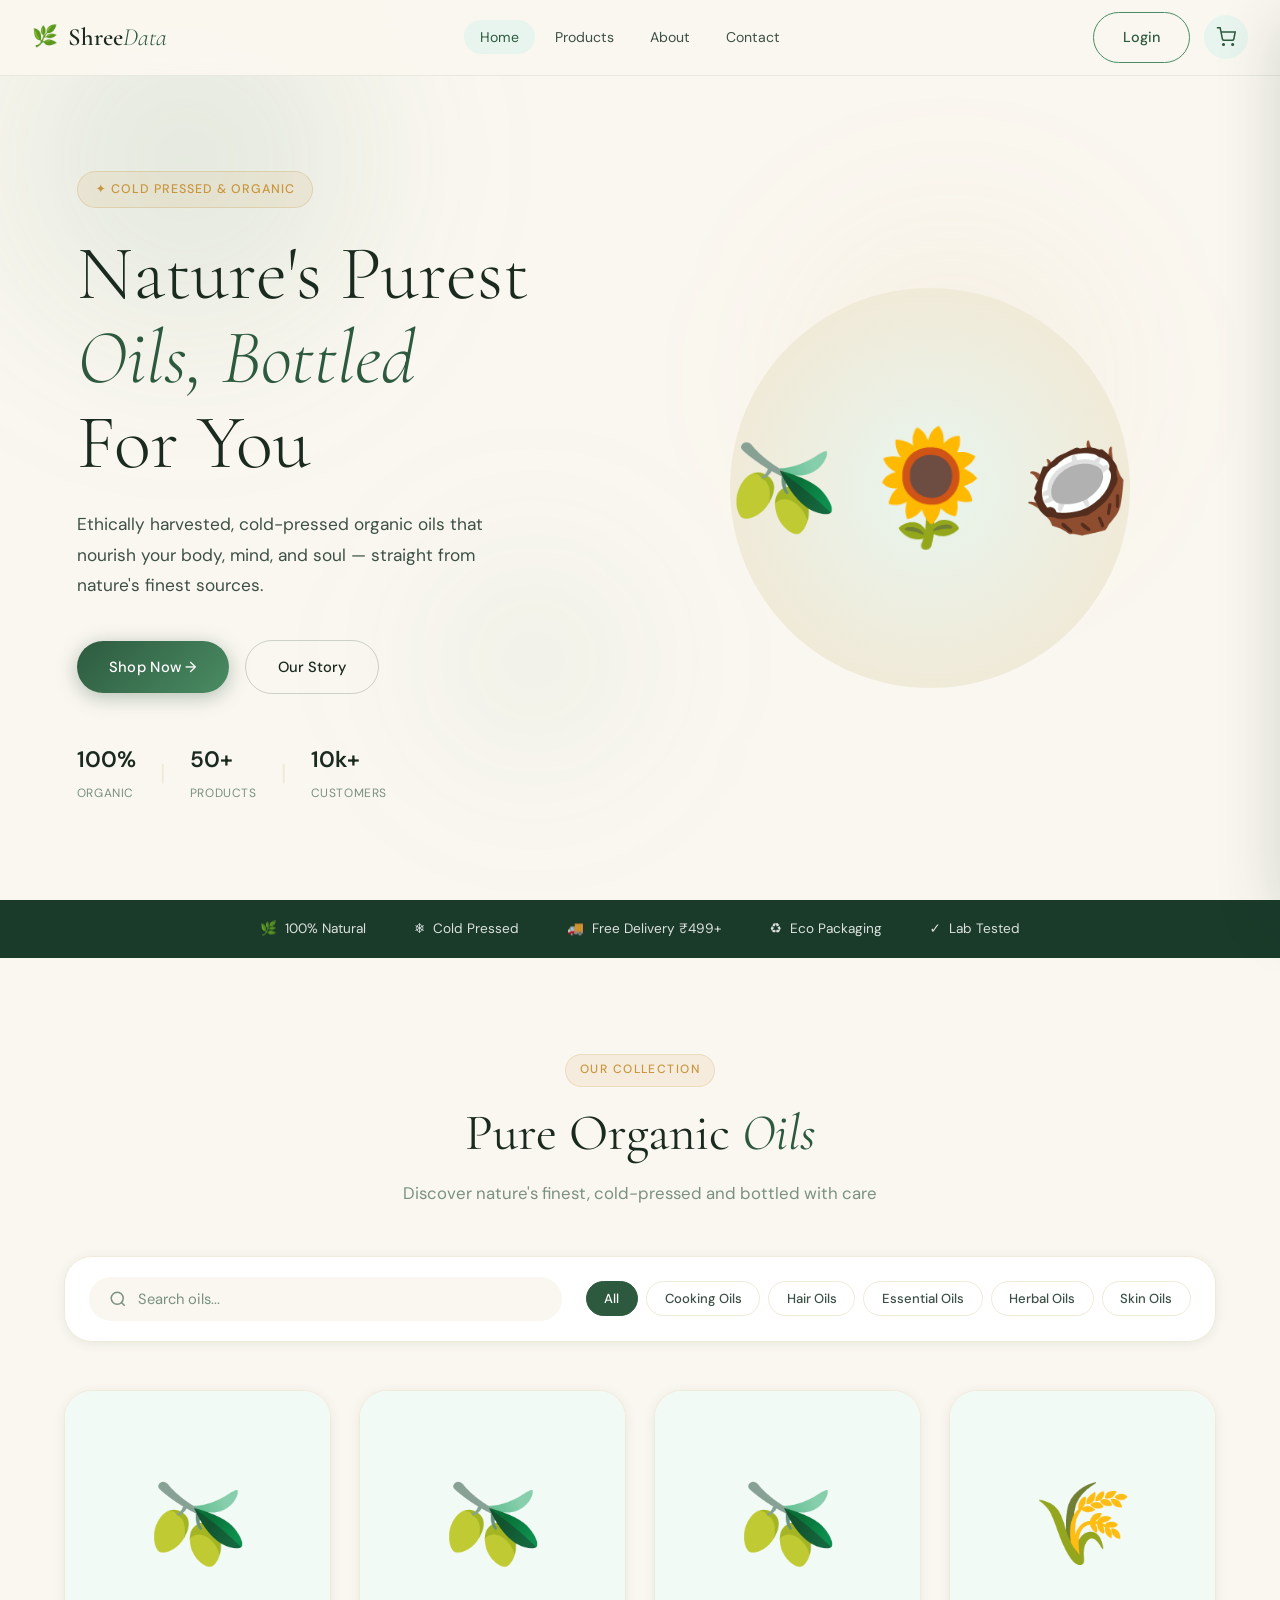
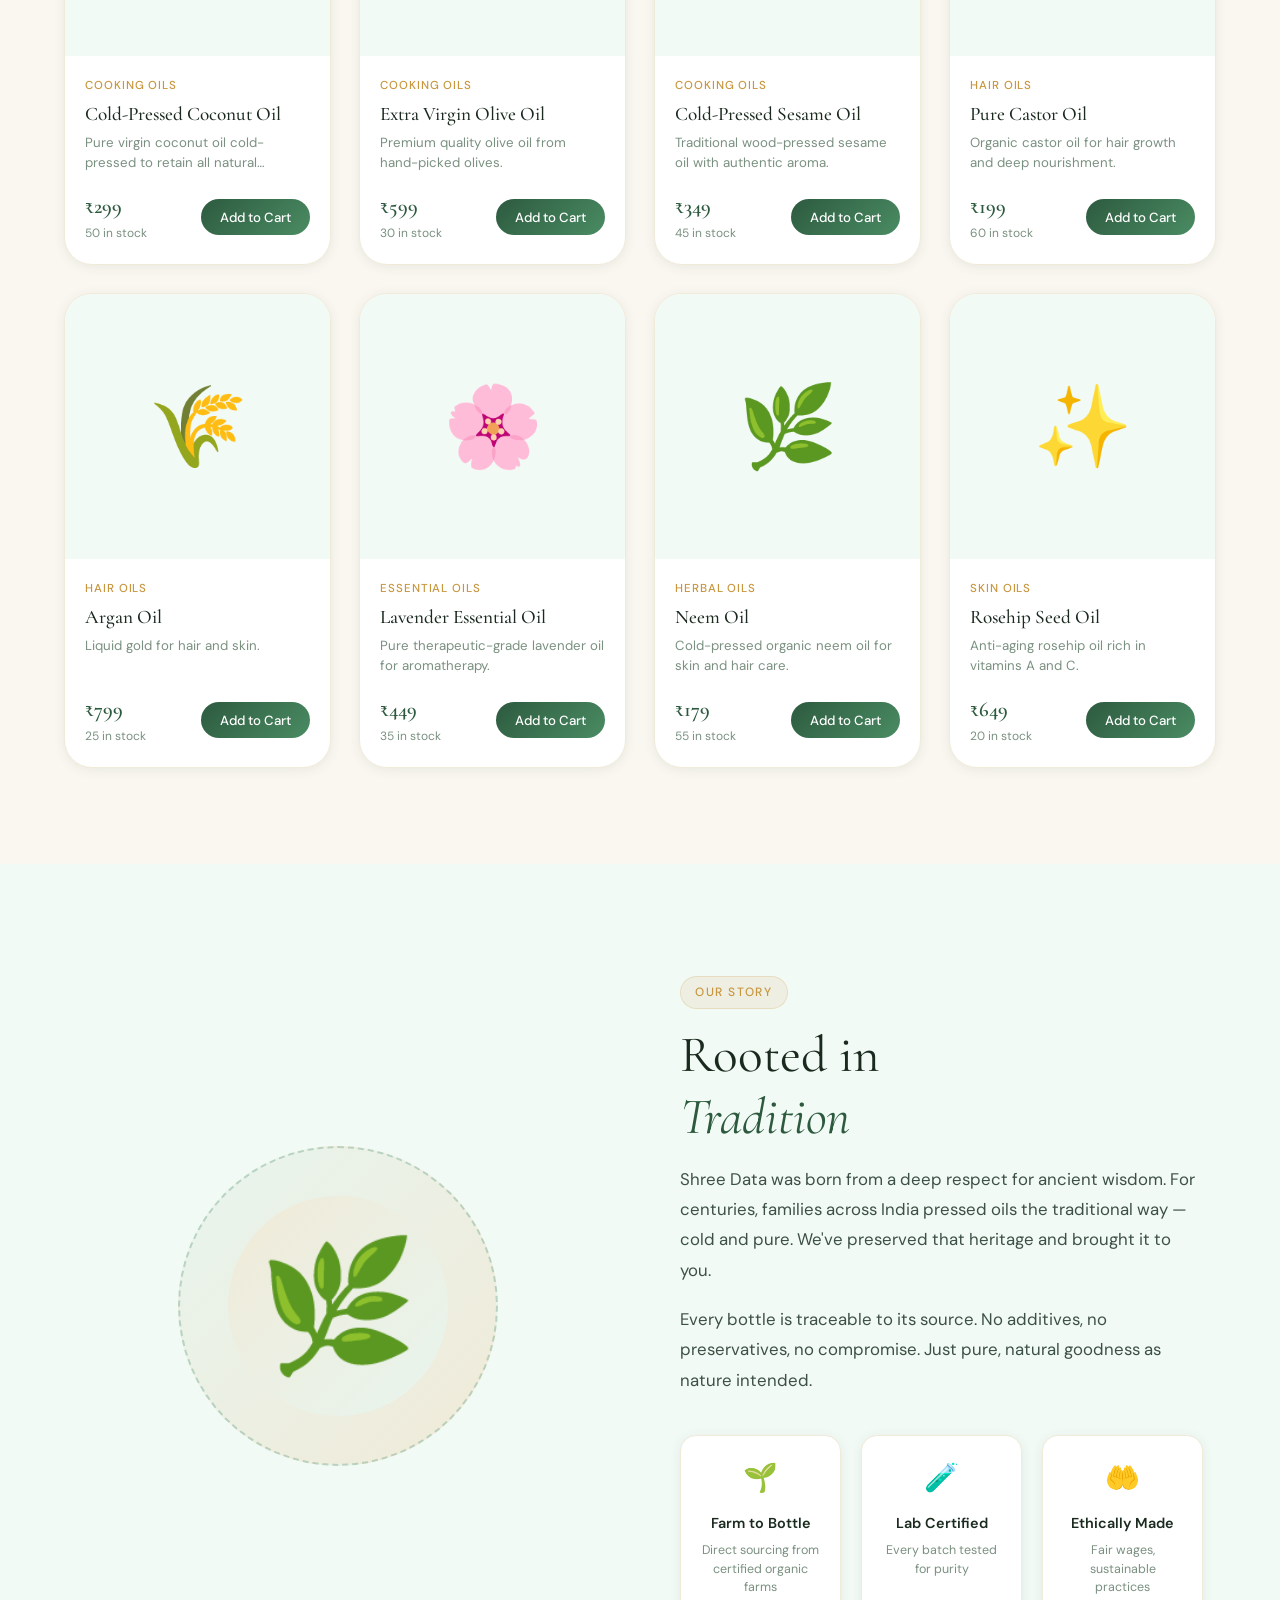
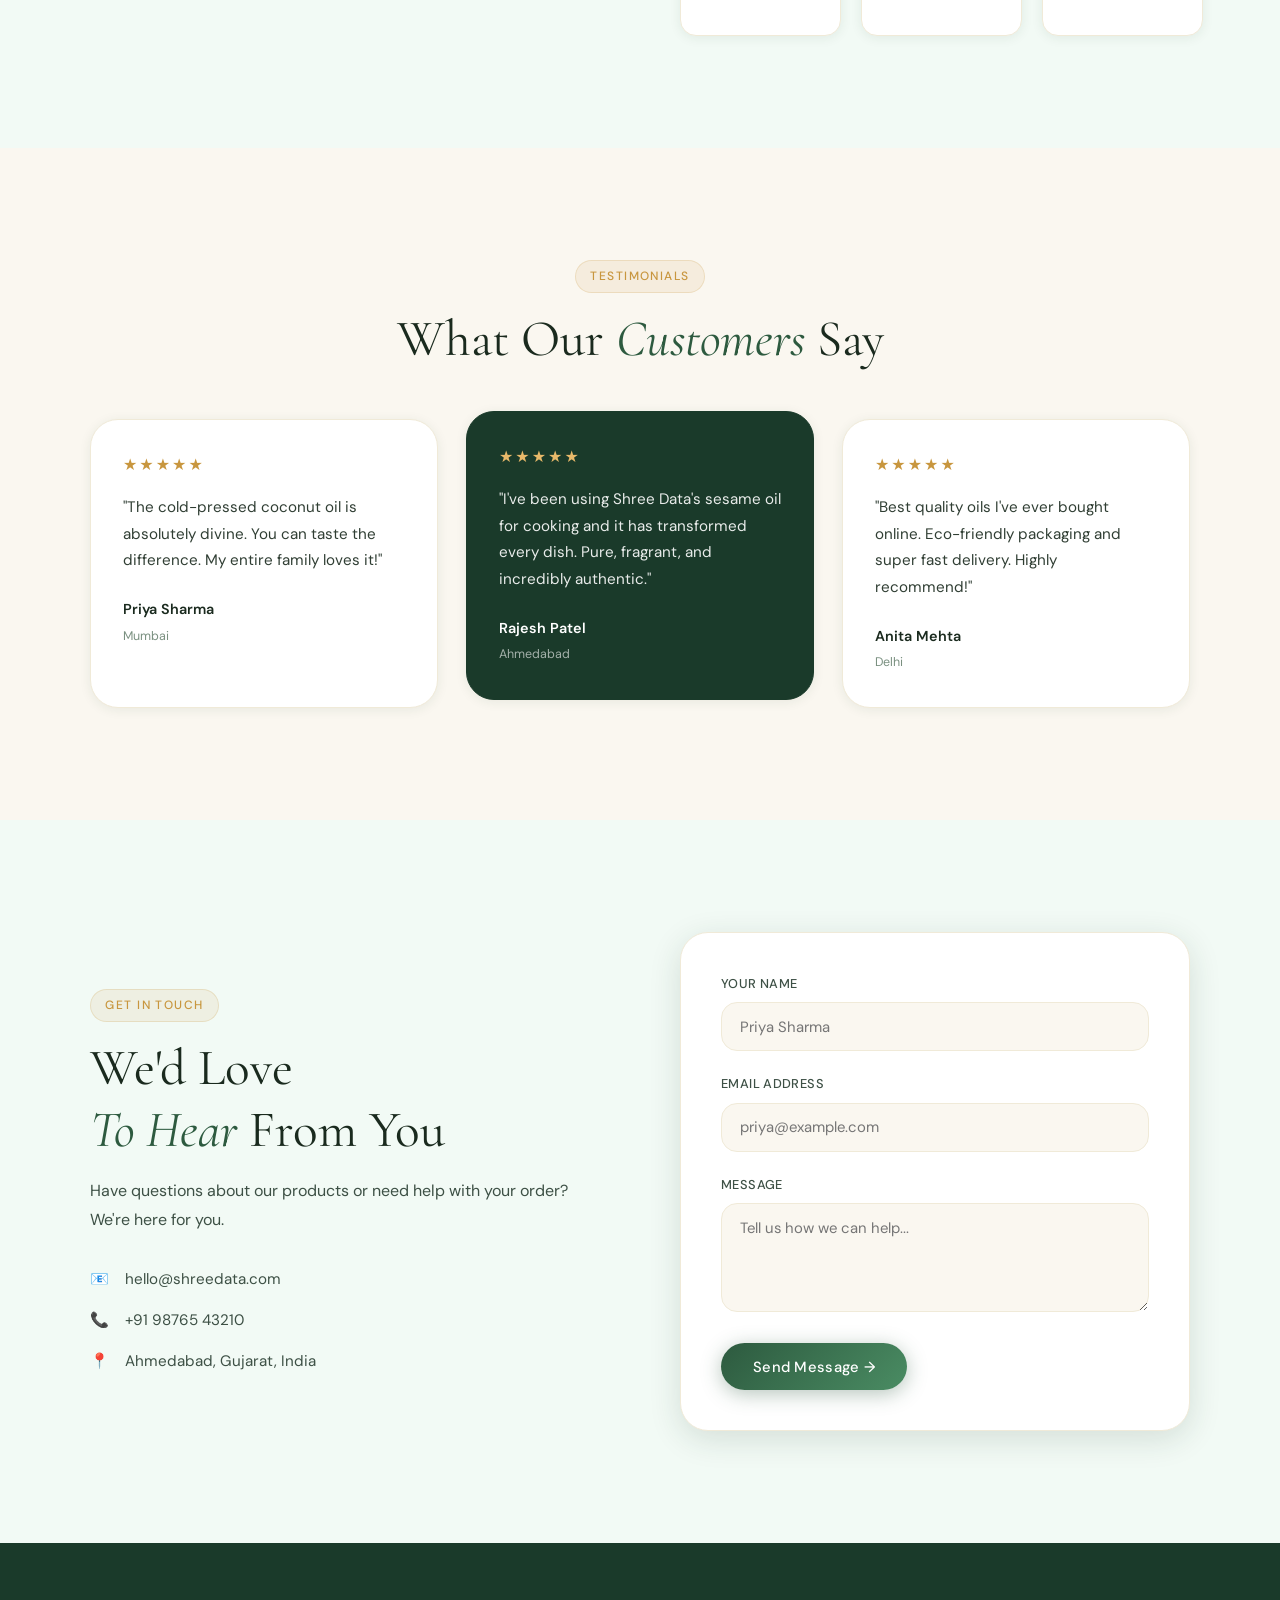
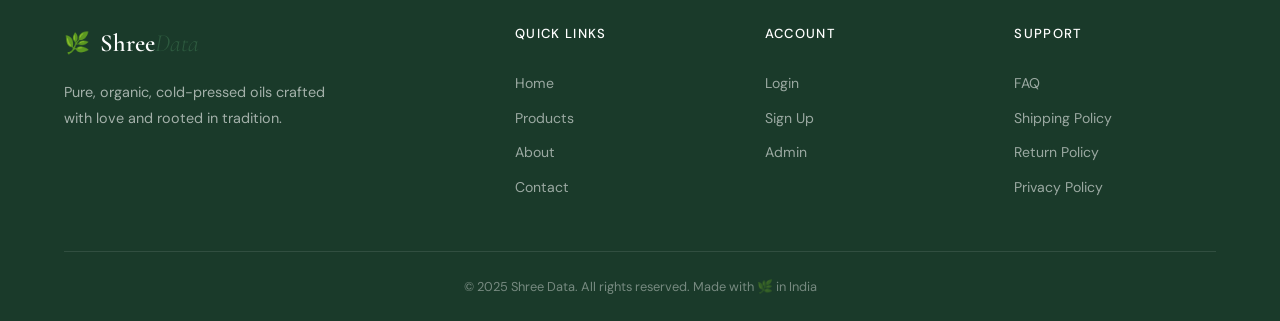
<file: index.html>
<!DOCTYPE html>
<html lang="en">
<head>
  <meta charset="UTF-8"/>
  <meta name="viewport" content="width=device-width, initial-scale=1.0"/>
  <title>Shree Data — Pure Organic Oils</title>
  <meta name="description" content="Shree Data offers the finest cold-pressed, organic oils. Pure, authentic, and ethically harvested."/>
  <link rel="preconnect" href="https://fonts.googleapis.com"/>
  <link href="https://fonts.googleapis.com/css2?family=Cormorant+Garamond:ital,wght@0,300;0,400;0,600;1,300;1,400&family=DM+Sans:wght@300;400;500&display=swap" rel="stylesheet"/>
  <link rel="stylesheet" href="style.css"/>
</head>
<body>

<!-- Loader -->
<div id="loader" class="loader">
  <div class="loader-inner">
    <div class="loader-leaf">🌿</div>
    <p>Harvesting goodness...</p>
  </div>
</div>

<!-- Navbar -->
<nav class="navbar" id="navbar">
  <div class="nav-inner">
    <a href="index.html" class="logo">
      <span class="logo-icon">🌿</span>
      <span>Shree<em>Data</em></span>
    </a>
    <ul class="nav-links" id="navLinks">
      <li><a href="#home"     class="nav-link active">Home</a></li>
      <li><a href="#products" class="nav-link">Products</a></li>
      <li><a href="#about"    class="nav-link">About</a></li>
      <li><a href="#contact"  class="nav-link">Contact</a></li>
    </ul>
    <div class="nav-actions">
      <div id="userSection">
        <a href="login.html" class="btn-outline">Login</a>
      </div>
      <button class="cart-btn" onclick="toggleCart()">
        <svg width="20" height="20" viewBox="0 0 24 24" fill="none" stroke="currentColor" stroke-width="1.8">
          <circle cx="9" cy="21" r="1"/><circle cx="20" cy="21" r="1"/>
          <path d="M1 1h4l2.68 13.39a2 2 0 0 0 2 1.61h9.72a2 2 0 0 0 2-1.61L23 6H6"/>
        </svg>
        <span class="cart-badge" id="cartBadge">0</span>
      </button>
      <button class="hamburger" id="hamburger" onclick="toggleMenu()">
        <span></span><span></span><span></span>
      </button>
    </div>
  </div>
</nav>

<!-- Cart Drawer -->
<div class="cart-overlay" id="cartOverlay" onclick="toggleCart()"></div>
<div class="cart-drawer"  id="cartDrawer">
  <div class="cart-header">
    <h3>Your Cart</h3>
    <button class="cart-close" onclick="toggleCart()">✕</button>
  </div>
  <div class="cart-items"  id="cartItems"></div>
  <div class="cart-footer" id="cartFooter" style="display:none">
    <div class="cart-total">
      <span>Total</span>
      <span id="cartTotal">₹0</span>
    </div>
    <button class="btn-primary full-width" onclick="checkout()">Checkout →</button>
  </div>
  <div class="cart-empty" id="cartEmpty">
    <div class="cart-empty-icon">🛒</div>
    <p>Your cart is empty</p>
    <span>Add some pure goodness</span>
  </div>
</div>

<!-- Hero -->
<section class="hero" id="home">
  <div class="hero-bg">
    <div class="hero-orb orb-1"></div>
    <div class="hero-orb orb-2"></div>
    <div class="hero-orb orb-3"></div>
  </div>
  <div class="hero-content">
    <div class="hero-badge">✦ Cold Pressed &amp; Organic</div>
    <h1 class="hero-title">
      Nature's Purest<br/>
      <em>Oils, Bottled</em><br/>
      For You
    </h1>
    <p class="hero-subtitle">Ethically harvested, cold-pressed organic oils that nourish your body, mind, and soul — straight from nature's finest sources.</p>
    <div class="hero-actions">
      <a href="#products" class="btn-primary">Shop Now →</a>
      <a href="#about"    class="btn-ghost">Our Story</a>
    </div>
    <div class="hero-stats">
      <div class="stat"><strong>100%</strong><span>Organic</span></div>
      <div class="stat-divider">|</div>
      <div class="stat"><strong>50+</strong><span>Products</span></div>
      <div class="stat-divider">|</div>
      <div class="stat"><strong>10k+</strong><span>Customers</span></div>
    </div>
  </div>
  <div class="hero-visual">
    <div class="hero-img-wrap">
      <div class="hero-img-bg"></div>
      <div class="hero-bottles">
        <div class="bottle b1">🫒</div>
        <div class="bottle b2">🌻</div>
        <div class="bottle b3">🥥</div>
      </div>
    </div>
  </div>
</section>

<!-- Features Strip -->
<div class="features-strip">
  <div class="feat"><span>🌿</span> 100% Natural</div>
  <div class="feat"><span>❄️</span> Cold Pressed</div>
  <div class="feat"><span>🚚</span> Free Delivery ₹499+</div>
  <div class="feat"><span>♻️</span> Eco Packaging</div>
  <div class="feat"><span>✓</span> Lab Tested</div>
</div>

<!-- Products -->
<section class="products-section" id="products">
  <div class="section-header">
    <div class="section-tag">Our Collection</div>
    <h2 class="section-title">Pure Organic <em>Oils</em></h2>
    <p class="section-sub">Discover nature's finest, cold-pressed and bottled with care</p>
  </div>
  <div class="filter-bar">
    <div class="search-wrap">
      <svg class="search-icon" width="18" height="18" viewBox="0 0 24 24" fill="none" stroke="currentColor" stroke-width="2">
        <circle cx="11" cy="11" r="8"/><path d="m21 21-4.35-4.35"/>
      </svg>
      <input type="text" id="searchInput" placeholder="Search oils..." oninput="renderProducts()"/>
    </div>
    <div class="category-tabs" id="categoryTabs">
      <button class="cat-tab active" onclick="setCategory('all',this)">All</button>
    </div>
  </div>
  <div class="products-grid"  id="productsGrid"></div>
  <div class="products-empty" id="productsEmpty" style="display:none">
    <div>🔍</div>
    <p>No products found</p>
  </div>
</section>

<!-- About -->
<section class="about-section" id="about">
  <div class="about-visual">
    <div class="about-img">
      <div class="about-circle c1"></div>
      <div class="about-circle c2"></div>
      <div class="about-leaf">🌿</div>
    </div>
  </div>
  <div class="about-content">
    <div class="section-tag">Our Story</div>
    <h2 class="section-title">Rooted in<br/><em>Tradition</em></h2>
    <p>Shree Data was born from a deep respect for ancient wisdom. For centuries, families across India pressed oils the traditional way — cold and pure. We've preserved that heritage and brought it to you.</p>
    <p>Every bottle is traceable to its source. No additives, no preservatives, no compromise. Just pure, natural goodness as nature intended.</p>
    <div class="about-pillars">
      <div class="pillar">
        <div class="pillar-icon">🌱</div>
        <h4>Farm to Bottle</h4>
        <p>Direct sourcing from certified organic farms</p>
      </div>
      <div class="pillar">
        <div class="pillar-icon">🧪</div>
        <h4>Lab Certified</h4>
        <p>Every batch tested for purity</p>
      </div>
      <div class="pillar">
        <div class="pillar-icon">🤲</div>
        <h4>Ethically Made</h4>
        <p>Fair wages, sustainable practices</p>
      </div>
    </div>
  </div>
</section>

<!-- Testimonials -->
<section class="testimonials">
  <div class="section-header">
    <div class="section-tag">Testimonials</div>
    <h2 class="section-title">What Our <em>Customers</em> Say</h2>
  </div>
  <div class="testi-grid">
    <div class="testi-card">
      <div class="testi-stars">★★★★★</div>
      <p>"The cold-pressed coconut oil is absolutely divine. You can taste the difference. My entire family loves it!"</p>
      <div class="testi-author"><strong>Priya Sharma</strong><span>Mumbai</span></div>
    </div>
    <div class="testi-card featured">
      <div class="testi-stars">★★★★★</div>
      <p>"I've been using Shree Data's sesame oil for cooking and it has transformed every dish. Pure, fragrant, and incredibly authentic."</p>
      <div class="testi-author"><strong>Rajesh Patel</strong><span>Ahmedabad</span></div>
    </div>
    <div class="testi-card">
      <div class="testi-stars">★★★★★</div>
      <p>"Best quality oils I've ever bought online. Eco-friendly packaging and super fast delivery. Highly recommend!"</p>
      <div class="testi-author"><strong>Anita Mehta</strong><span>Delhi</span></div>
    </div>
  </div>
</section>

<!-- Contact -->
<section class="contact-section" id="contact">
  <div class="contact-inner">
    <div class="contact-info">
      <div class="section-tag">Get In Touch</div>
      <h2 class="section-title">We'd Love<br/><em>To Hear</em> From You</h2>
      <p>Have questions about our products or need help with your order? We're here for you.</p>
      <div class="contact-details">
        <div class="contact-item"><span>📧</span><span>hello@shreedata.com</span></div>
        <div class="contact-item"><span>📞</span><span>+91 98765 43210</span></div>
        <div class="contact-item"><span>📍</span><span>Ahmedabad, Gujarat, India</span></div>
      </div>
    </div>
    <form class="contact-form" onsubmit="submitContact(event)">
      <div class="form-group">
        <label>Your Name</label>
        <input type="text" placeholder="Priya Sharma" required/>
      </div>
      <div class="form-group">
        <label>Email Address</label>
        <input type="email" placeholder="priya@example.com" required/>
      </div>
      <div class="form-group">
        <label>Message</label>
        <textarea rows="4" placeholder="Tell us how we can help..." required></textarea>
      </div>
      <button type="submit" class="btn-primary">Send Message →</button>
    </form>
  </div>
</section>

<!-- Footer -->
<footer class="footer">
  <div class="footer-inner">
    <div class="footer-brand">
      <a href="index.html" class="logo"><span class="logo-icon">🌿</span><span>Shree<em>Data</em></span></a>
      <p>Pure, organic, cold-pressed oils crafted with love and rooted in tradition.</p>
    </div>
    <div class="footer-links">
      <h4>Quick Links</h4>
      <a href="#home">Home</a>
      <a href="#products">Products</a>
      <a href="#about">About</a>
      <a href="#contact">Contact</a>
    </div>
    <div class="footer-links">
      <h4>Account</h4>
      <a href="login.html">Login</a>
      <a href="signup.html">Sign Up</a>
      <a href="admin-login.html">Admin</a>
    </div>
    <div class="footer-links">
      <h4>Support</h4>
      <a href="#">FAQ</a>
      <a href="#">Shipping Policy</a>
      <a href="#">Return Policy</a>
      <a href="#">Privacy Policy</a>
    </div>
  </div>
  <div class="footer-bottom">
    <p>© 2025 Shree Data. All rights reserved. Made with 🌿 in India</p>
  </div>
</footer>

<div class="toast" id="toast"></div>
<script src="script.js"></script>
<script>
  window.addEventListener('DOMContentLoaded', () => {
    const email = localStorage.getItem('userEmail');
    if (email) {
      document.getElementById('userSection').innerHTML = `
        <div class="user-menu">
          <span class="user-avatar">👤</span>
          <span class="user-email">${email.split('@')[0]}</span>
          <button onclick="logoutUser()" class="btn-outline">Logout</button>
        </div>`;
    }
    loadProducts();
    updateCartBadge();
    const loader = document.getElementById('loader');
    setTimeout(() => { loader.style.opacity = '0'; setTimeout(() => loader.style.display = 'none', 500); }, 1200);
  });
</script>
</body>
</html>
</file>
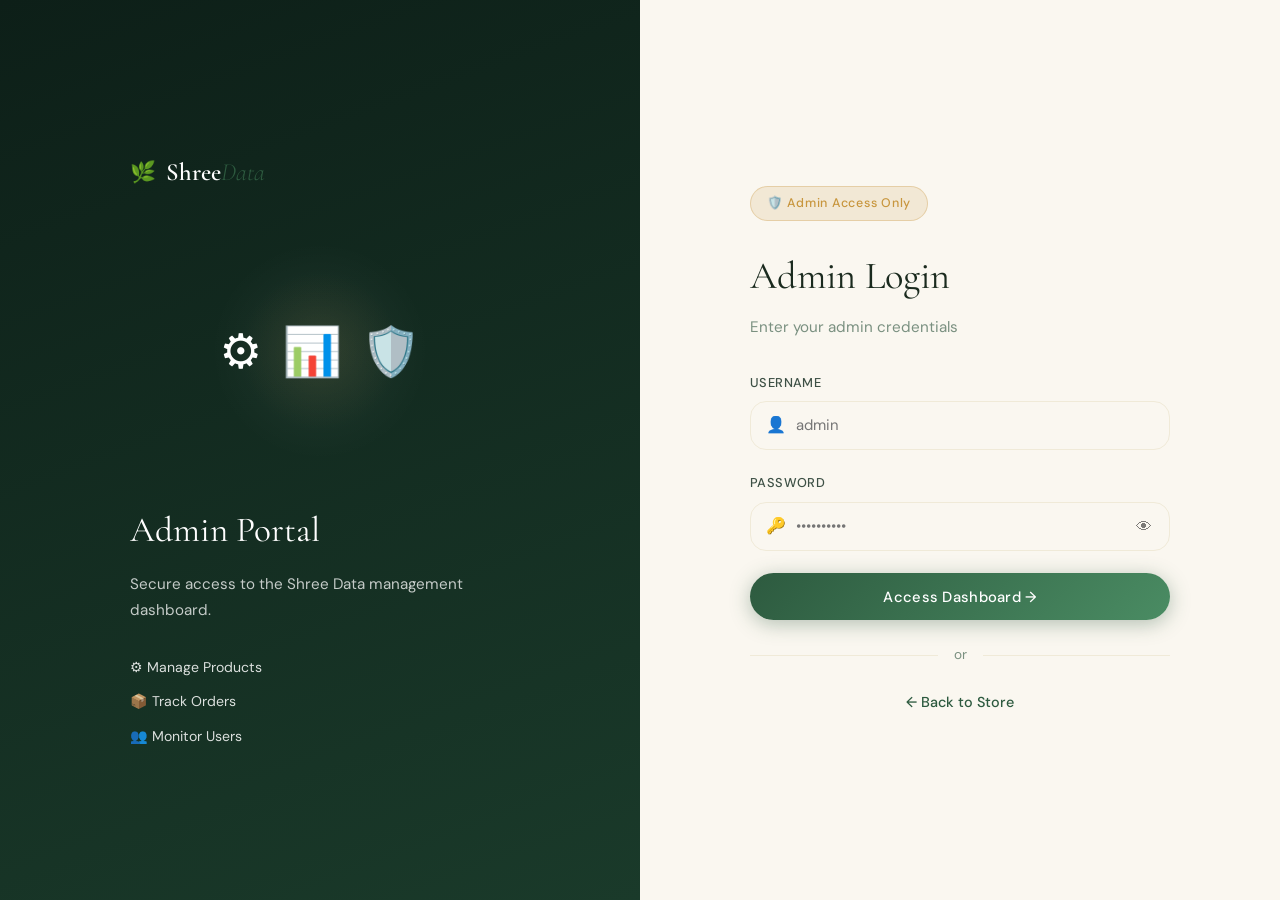
<file: admin-login.html>
<!DOCTYPE html>
<html lang="en">
<head>
  <meta charset="UTF-8"/>
  <meta name="viewport" content="width=device-width, initial-scale=1.0"/>
  <title>Admin Login — Shree Data</title>
  <link rel="preconnect" href="https://fonts.googleapis.com"/>
  <link href="https://fonts.googleapis.com/css2?family=Cormorant+Garamond:ital,wght@0,300;0,400;0,600;1,300;1,400&family=DM+Sans:wght@300;400;500&display=swap" rel="stylesheet"/>
  <link rel="stylesheet" href="style.css"/>
</head>
<body class="auth-page">
<div class="auth-layout">

  <!-- Left Panel (dark) -->
  <div class="auth-panel dark-panel">
    <div class="auth-panel-content">
      <a href="index.html" class="logo"><span class="logo-icon">🌿</span><span>Shree<em>Data</em></span></a>
      <div class="auth-panel-visual">
        <div class="panel-orb p1"></div>
        <div class="panel-orb p2"></div>
        <div class="panel-icons"><span>⚙️</span><span>📊</span><span>🛡️</span></div>
      </div>
      <h2 class="panel-title">Admin Portal</h2>
      <p class="panel-sub">Secure access to the Shree Data management dashboard.</p>
      <div class="panel-features">
        <div class="pf">⚙ Manage Products</div>
        <div class="pf">📦 Track Orders</div>
        <div class="pf">👥 Monitor Users</div>
      </div>
    </div>
  </div>

  <!-- Right Form -->
  <div class="auth-form-wrap">
    <div class="auth-form-box">
      <div class="admin-badge">🛡️ Admin Access Only</div>
      <h1 class="auth-title">Admin Login</h1>
      <p class="auth-subtitle">Enter your admin credentials</p>
      <div class="alert" id="errAlert" style="display:none"></div>
      <form onsubmit="handleAdminLogin(event)">
        <div class="form-group">
          <label>Username</label>
          <div class="input-wrap">
            <span class="input-icon">👤</span>
            <input type="text" id="aUser" placeholder="admin" required/>
          </div>
        </div>
        <div class="form-group">
          <label>Password</label>
          <div class="input-wrap">
            <span class="input-icon">🔑</span>
            <input type="password" id="aPass" placeholder="••••••••••" required/>
            <button type="button" class="toggle-pass" onclick="togglePass('aPass',this)">👁</button>
          </div>
        </div>
        <button type="submit" class="btn-primary full-width" id="adminBtn">Access Dashboard →</button>
      </form>
      <div class="auth-divider"><span>or</span></div>
      <p class="auth-switch"><a href="index.html">← Back to Store</a></p>
    </div>
  </div>

</div>
<script src="script.js"></script>
<script>
  function handleAdminLogin(e) {
    e.preventDefault();
    const user = document.getElementById('aUser').value.trim();
    const pass = document.getElementById('aPass').value.trim();
    const btn  = document.getElementById('adminBtn');
    const err  = document.getElementById('errAlert');
    err.style.display = 'none';

    // Hardcoded admin credentials
    // Change these before going live!
    if (user === 'admin' && pass === 'shreedata123') {
      btn.textContent = 'Accessing...';
      btn.disabled    = true;
      localStorage.setItem('isAdminLoggedIn', 'true');
      setTimeout(() => window.location.href = 'dashboard.html', 800);
    } else {
      err.textContent   = '✗ Invalid admin credentials. Please try again.';
      err.style.display = 'block';
    }
  }
</script>
</body>
</html>
</file>
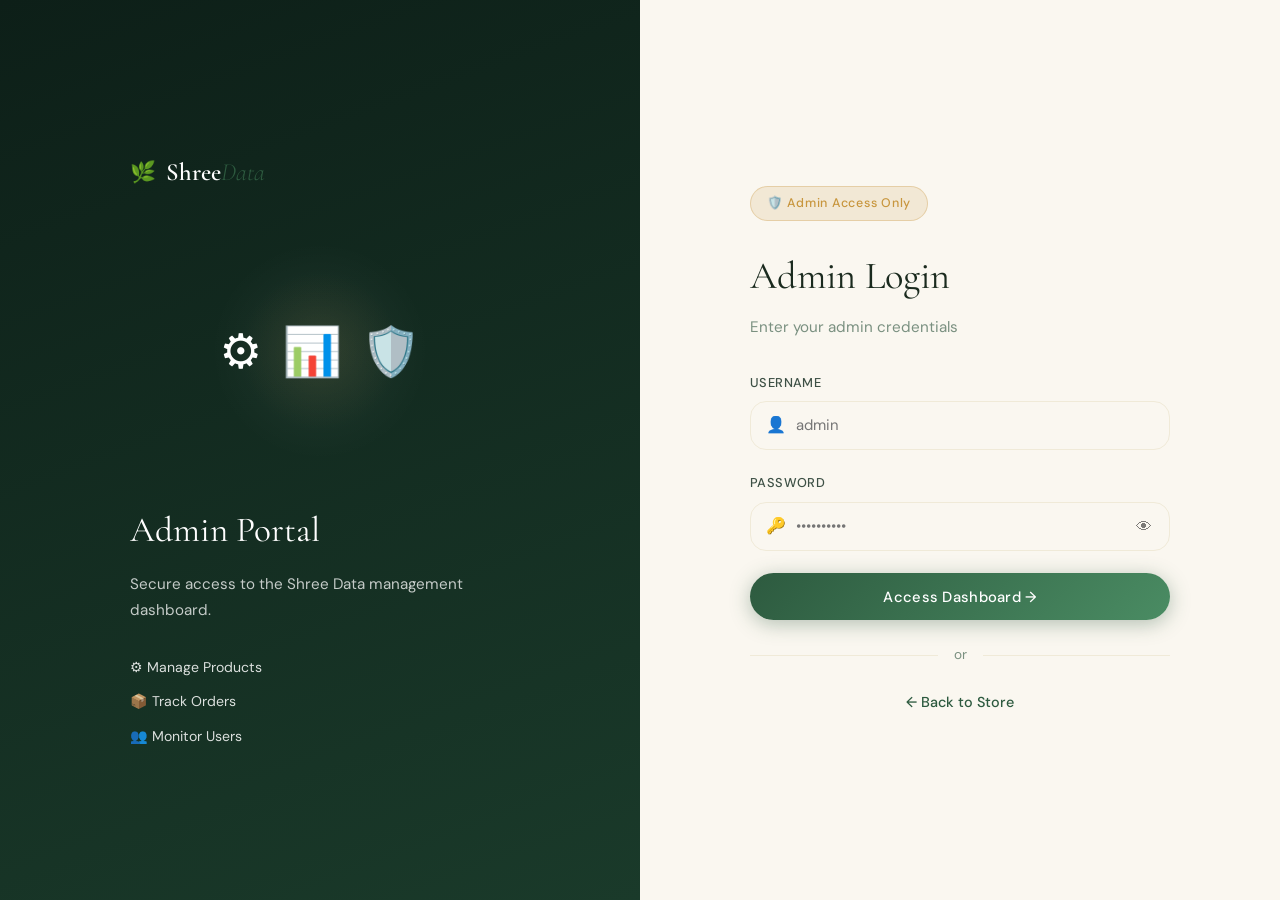
<file: dashboard.html>
<!DOCTYPE html>
<html lang="en">
<head>
  <meta charset="UTF-8"/>
  <meta name="viewport" content="width=device-width, initial-scale=1.0"/>
  <title>Dashboard — Shree Data Admin</title>
  <link rel="preconnect" href="https://fonts.googleapis.com"/>
  <link href="https://fonts.googleapis.com/css2?family=Cormorant+Garamond:ital,wght@0,400;0,600&family=DM+Sans:wght@300;400;500&display=swap" rel="stylesheet"/>
  <link rel="stylesheet" href="style.css"/>
</head>
<body class="dashboard-body">

<script>
  if (localStorage.getItem('isAdminLoggedIn') !== 'true')
    window.location.href = 'admin-login.html';
</script>

<!-- Sidebar -->
<aside class="sidebar" id="sidebar">
  <div class="sidebar-brand"><span>🌿</span><span>Shree<em>Data</em></span></div>
  <nav class="sidebar-nav">
    <button class="sidebar-btn active" onclick="show('overview',this)">   <span>📊</span> Overview</button>
    <button class="sidebar-btn"        onclick="show('addProduct',this)">  <span>➕</span> Add Product</button>
    <button class="sidebar-btn"        onclick="show('viewProducts',this)"><span>📦</span> Products</button>
    <button class="sidebar-btn"        onclick="show('viewOrders',this)">  <span>🛒</span> Orders</button>
  </nav>
  <button class="sidebar-logout" onclick="logout()"><span>🚪</span> Logout</button>
</aside>

<div class="dashboard-main">
  <div class="dash-topbar">
    <button class="sidebar-toggle" onclick="document.getElementById('sidebar').classList.toggle('open')">☰</button>
    <h2 class="dash-page-title" id="dashTitle">Overview</h2>
    <div class="dash-admin-info">👤 Admin</div>
  </div>

  <!-- OVERVIEW -->
  <div class="dash-section active" id="section-overview">
    <div class="dash-cards">
      <div class="dash-card"><div class="dash-card-icon" style="background:#d4edda">📦</div><div><h3 id="cntP">—</h3><p>Products</p></div></div>
      <div class="dash-card"><div class="dash-card-icon" style="background:#fff3cd">🛒</div><div><h3 id="cntO">—</h3><p>Orders</p></div></div>
      <div class="dash-card"><div class="dash-card-icon" style="background:#d1ecf1">👥</div><div><h3 id="cntU">—</h3><p>Users</p></div></div>
      <div class="dash-card"><div class="dash-card-icon" style="background:#f8d7da">💰</div><div><h3 id="cntR">—</h3><p>Revenue</p></div></div>
    </div>
    <div class="dash-recent"><h3>Recent Orders</h3><div id="recentWrap"><p class="muted" style="padding:1rem">Loading...</p></div></div>
  </div>

  <!-- ADD PRODUCT -->
  <div class="dash-section" id="section-addProduct">
    <div class="dash-card-form">
      <h3>Add New Product</h3>

      <div class="upload-progress-wrap" id="uploadProgressWrap" style="display:none">
        <div class="upload-progress-label" id="uploadProgressLabel">Uploading...</div>
        <div class="upload-progress-bar"><div class="upload-progress-fill" id="uploadProgressFill" style="width:0%"></div></div>
      </div>

      <div class="alert"         id="apErr" style="display:none"></div>
      <div class="alert success" id="apSuc" style="display:none"></div>

      <form id="productForm" onsubmit="handleAddProduct(event)">
        <div class="form-row">
          <div class="form-group">
            <label>Product Name *</label>
            <input type="text" id="pName" placeholder="e.g. Cold-Pressed Coconut Oil" required/>
          </div>
          <div class="form-group">
            <label>Price (₹) *</label>
            <input type="number" id="pPrice" placeholder="e.g. 299" min="1" required/>
          </div>
        </div>
        <div class="form-group">
          <label>Description *</label>
          <textarea id="pDesc" rows="3" placeholder="Describe the product..." required></textarea>
        </div>

        <!-- IMAGE UPLOAD -->
        <div class="form-group">
          <label>Product Image <span style="color:var(--text-light);font-weight:400;font-size:.75rem">(stored in sheet — no Drive needed)</span></label>
          <input type="file" id="pFile" accept="image/*" style="display:none" onchange="onImagePick(this)"/>
          <div class="img-upload-zone" id="imgZone" onclick="document.getElementById('pFile').click()">
            <div class="img-upload-placeholder" id="imgPh">
              <div class="img-upload-icon">📷</div>
              <div class="img-upload-text">Click or drag &amp; drop image here</div>
              <div class="img-upload-hint">JPG, PNG, WEBP — keep under 300KB for best results</div>
            </div>
            <img id="imgPrev" class="img-preview-thumb" src="" alt="" style="display:none"/>
          </div>
          <button type="button" class="img-remove-btn" id="imgRemoveBtn" style="display:none" onclick="clearImage()">✕ Remove Image</button>
          <div id="imgSizeWarn" style="display:none;margin-top:.5rem;padding:.6rem 1rem;background:#fff3cd;border:1px solid #ffc107;border-radius:8px;font-size:.8rem;color:#856404;">
            ⚠️ Large image detected. Compress at <a href="https://squoosh.app" target="_blank">squoosh.app</a> for faster upload.
          </div>
        </div>

        <div class="form-row">
          <div class="form-group">
            <label>Stock Quantity *</label>
            <input type="number" id="pStock" placeholder="e.g. 50" min="0" required/>
          </div>
          <div class="form-group">
            <label>Category *</label>
            <select id="pCat" required>
              <option value="">Select Category</option>
              <option>Cooking Oils</option>
              <option>Hair Oils</option>
              <option>Skin Oils</option>
              <option>Essential Oils</option>
              <option>Herbal Oils</option>
            </select>
          </div>
        </div>
        <button type="submit" class="btn-primary" id="apBtn">Add Product →</button>
      </form>
    </div>
  </div>

  <!-- VIEW PRODUCTS -->
  <div class="dash-section" id="section-viewProducts">
    <div class="dash-table-wrap">
      <div class="dash-table-header">
        <h3>All Products</h3>
        <button class="btn-outline" onclick="loadProducts()">↻ Refresh</button>
      </div>
      <div class="table-responsive">
        <table class="dash-table">
          <thead><tr><th>Image</th><th>ID</th><th>Name</th><th>Price</th><th>Category</th><th>Stock</th><th>Delete</th></tr></thead>
          <tbody id="prodTbody"><tr><td colspan="7" class="table-loading">Loading...</td></tr></tbody>
        </table>
      </div>
    </div>
  </div>

  <!-- VIEW ORDERS -->
  <div class="dash-section" id="section-viewOrders">
    <div class="dash-table-wrap">
      <div class="dash-table-header">
        <h3>All Orders</h3>
        <button class="btn-outline" onclick="loadOrders()">↻ Refresh</button>
      </div>
      <div class="table-responsive">
        <table class="dash-table">
          <thead><tr><th>Order ID</th><th>Customer</th><th>Mobile</th><th>Address</th><th>Total</th><th>Payment</th><th>Date</th><th>Status</th><th>Update</th></tr></thead>
          <tbody id="orderTbody"><tr><td colspan="9" class="table-loading">Loading...</td></tr></tbody>
        </table>
      </div>
    </div>
  </div>
</div>

<div class="toast" id="toast"></div>
<script src="script.js"></script>
<script>
// ── Image state ──
let pickedDataURL = null;

// ── Section switch ──
function show(id, btn) {
  document.querySelectorAll('.dash-section').forEach(s => s.classList.remove('active'));
  document.querySelectorAll('.sidebar-btn').forEach(b => b.classList.remove('active'));
  document.getElementById('section-' + id).classList.add('active');
  btn.classList.add('active');
  document.getElementById('dashTitle').textContent =
    { overview:'Overview', addProduct:'Add Product', viewProducts:'Products', viewOrders:'Orders' }[id];
  document.getElementById('sidebar').classList.remove('open');
  if (id === 'overview')     loadOverview();
  if (id === 'viewProducts') loadProducts();
  if (id === 'viewOrders')   loadOrders();
}

function logout() {
  localStorage.removeItem('isAdminLoggedIn');
  window.location.href = 'admin-login.html';
}

// ── Overview ──
async function loadOverview() {
  try {
    const [pr, or, ur] = await Promise.all([
      jsonp({ action:'getProducts' }), jsonp({ action:'getOrders' }), jsonp({ action:'getUsers' })
    ]);
    const products = pr.data || [], orders = or.data || [], users = ur.data || [];
    const revenue  = orders.reduce((s, o) => s + parseFloat(o['Total Price'] || 0), 0);
    document.getElementById('cntP').textContent = products.length;
    document.getElementById('cntO').textContent = orders.length;
    document.getElementById('cntU').textContent = users.length;
    document.getElementById('cntR').textContent = '₹' + revenue.toFixed(0);
    const recent = [...orders].reverse().slice(0, 6);
    document.getElementById('recentWrap').innerHTML = recent.length
      ? `<table class="dash-table">
           <thead><tr><th>Order ID</th><th>Customer</th><th>Total</th><th>Date</th><th>Status</th></tr></thead>
           <tbody>${recent.map(o => `<tr>
             <td style="font-size:.75rem;color:#999">${o.OrderID || '—'}</td>
             <td><strong>${o['Customer Name'] || o['User Email'] || '—'}</strong></td>
             <td>₹${o['Total Price'] || 0}</td>
             <td style="font-size:.8rem">${o['Order Date'] ? new Date(o['Order Date']).toLocaleDateString('en-IN') : '—'}</td>
             <td><span class="status-badge status-${(o.Status || 'pending').toLowerCase()}">${o.Status || 'Pending'}</span></td>
           </tr>`).join('')}</tbody>
         </table>`
      : '<p class="muted" style="padding:1rem">No orders yet.</p>';
  } catch (e) {
    document.getElementById('recentWrap').innerHTML =
      `<p class="muted" style="color:#c0392b;padding:1rem">Error: ${e.message}</p>`;
  }
}

// ── Image Pick ──
function onImagePick(input) {
  const file = input.files[0];
  if (!file) return;
  if (!file.type.startsWith('image/')) { showToast('Select a valid image', 'error'); input.value = ''; return; }
  document.getElementById('imgSizeWarn').style.display = file.size > 300 * 1024 ? 'block' : 'none';

  const reader = new FileReader();
  reader.onload = ev => {
    // ── Auto-compress image to max 400px wide, quality 0.7 ──
    // This keeps base64 under ~100KB so chunk upload is fast and reliable
    const img = new Image();
    img.onload = () => {
      const MAX = 400;
      const scale  = Math.min(1, MAX / Math.max(img.width, img.height));
      const canvas = document.createElement('canvas');
      canvas.width  = Math.round(img.width  * scale);
      canvas.height = Math.round(img.height * scale);
      canvas.getContext('2d').drawImage(img, 0, 0, canvas.width, canvas.height);
      pickedDataURL = canvas.toDataURL('image/jpeg', 0.7);

      document.getElementById('imgPrev').src           = pickedDataURL;
      document.getElementById('imgPrev').style.display = 'block';
      document.getElementById('imgPh').style.display   = 'none';
      document.getElementById('imgRemoveBtn').style.display = 'inline-flex';
      document.getElementById('imgZone').classList.add('has-image');
      document.getElementById('imgSizeWarn').style.display = 'none'; // compressed, no warning needed
    };
    img.src = ev.target.result;
  };
  reader.readAsDataURL(file);
}

function clearImage() {
  pickedDataURL = null;
  document.getElementById('pFile').value               = '';
  document.getElementById('imgPrev').src               = '';
  document.getElementById('imgPrev').style.display     = 'none';
  document.getElementById('imgPh').style.display       = 'flex';
  document.getElementById('imgRemoveBtn').style.display = 'none';
  document.getElementById('imgSizeWarn').style.display  = 'none';
  document.getElementById('imgZone').classList.remove('has-image');
}

// Drag & Drop
window.addEventListener('DOMContentLoaded', () => {
  const zone = document.getElementById('imgZone');
  if (!zone) return;
  zone.addEventListener('dragover',  e => { e.preventDefault(); zone.classList.add('drag-over'); });
  zone.addEventListener('dragleave', () => zone.classList.remove('drag-over'));
  zone.addEventListener('drop', e => {
    e.preventDefault(); zone.classList.remove('drag-over');
    const file = e.dataTransfer.files[0];
    if (file && file.type.startsWith('image/')) {
      const dt = new DataTransfer(); dt.items.add(file);
      const inp = document.getElementById('pFile'); inp.files = dt.files;
      onImagePick(inp);
    }
  });
  loadOverview();
});

// ── Add Product — 100% JSONP, chunked image upload, zero CORS ──
async function handleAddProduct(e) {
  e.preventDefault();
  const btn       = document.getElementById('apBtn');
  const errEl     = document.getElementById('apErr');
  const sucEl     = document.getElementById('apSuc');
  const progWrap  = document.getElementById('uploadProgressWrap');
  const progFill  = document.getElementById('uploadProgressFill');
  const progLabel = document.getElementById('uploadProgressLabel');
  errEl.style.display = 'none';
  sucEl.style.display = 'none';

  const productName = document.getElementById('pName').value.trim();
  btn.textContent    = 'Uploading...';
  btn.disabled       = true;
  progWrap.style.display = 'block';

  try {
    // ── STEP 1: Send image in chunks via JSONP if image selected ──
    // Each JSONP request can safely carry ~4000 chars of base64
    const CHUNK = 1500; // keep small — base64 expands ~3x when URL-encoded
    const uploadId    = 'UP_' + Date.now();
    let   totalChunks = 0;

    if (pickedDataURL) {
      const chunks = [];
      for (let i = 0; i < pickedDataURL.length; i += CHUNK)
        chunks.push(pickedDataURL.slice(i, i + CHUNK));
      totalChunks = chunks.length;

      for (let i = 0; i < chunks.length; i++) {
        progFill.style.width  = Math.round(((i + 1) / chunks.length) * 80) + '%';
        progLabel.textContent = `Uploading image... ${i + 1}/${chunks.length}`;
        const r = await jsonp({ action: 'saveChunk', uploadId, idx: i, data: chunks[i] });
        if (!r.success) throw new Error('Chunk ' + i + ' failed: ' + r.message);
      }
    }

    // ── STEP 2: Save product row (assembles chunks on server) ──
    progFill.style.width  = '90%';
    progLabel.textContent = 'Saving product...';

    const res = await jsonp({
      action:      'addProduct',
      uploadId,
      totalChunks,
      name:        productName,
      price:       document.getElementById('pPrice').value,
      description: document.getElementById('pDesc').value.trim(),
      stock:       document.getElementById('pStock').value,
      category:    document.getElementById('pCat').value
    });

    progFill.style.width  = '100%';
    progLabel.textContent = '✓ Done!';
    setTimeout(() => { progWrap.style.display = 'none'; }, 1200);

    if (res.success) {
      sucEl.innerHTML = `✓ <strong>${productName}</strong> added!
        ${res.hasImage ? '<br/><small style="color:var(--green-mid)">✓ Image stored in sheet</small>' : ''}
        <br/><small><a href="index.html" target="_blank" style="color:var(--green-mid)">→ View on storefront</a></small>`;
      sucEl.style.display = 'block';
      document.getElementById('productForm').reset();
      clearImage();
    } else {
      throw new Error(res.message || 'Unknown error');
    }
  } catch (err) {
    progWrap.style.display = 'none';
    errEl.textContent   = '✗ ' + err.message;
    errEl.style.display = 'block';
  }

  btn.textContent = 'Add Product →';
  btn.disabled    = false;
}

// ── Products Table ──
async function loadProducts() {
  const tbody = document.getElementById('prodTbody');
  tbody.innerHTML = '<tr><td colspan="7" class="table-loading">Loading...</td></tr>';
  try {
    const res  = await jsonp({ action: 'getProducts' });
    const list = (res.data || []).filter(p => p.ProductID);
    tbody.innerHTML = list.length
      ? list.map(p => `<tr>
          <td>
            ${p['Image URL']
              ? `<img src="${p['Image URL']}" class="prod-thumb" alt="${p['Product Name']}"
                   onerror="this.style.display='none';this.nextElementSibling.style.display='flex'">`
              : ''}
            <span class="prod-thumb-emoji" style="display:${p['Image URL'] ? 'none' : 'flex'}">🫒</span>
          </td>
          <td style="font-size:.72rem;color:#999">${p.ProductID}</td>
          <td><strong>${p['Product Name']}</strong></td>
          <td><strong>₹${p.Price}</strong></td>
          <td><span class="cat-pill">${p.Category || '—'}</span></td>
          <td>${p.Stock}</td>
          <td><button class="btn-danger-sm"
            onclick="deleteProduct('${p.ProductID}','${(p['Product Name'] || '').replace(/'/g, "\\'")}')">
            Delete</button></td>
        </tr>`).join('')
      : '<tr><td colspan="7" class="table-loading">No products found.</td></tr>';
  } catch (e) {
    tbody.innerHTML = `<tr><td colspan="7" class="table-loading" style="color:#c0392b">Error: ${e.message}</td></tr>`;
  }
}

async function deleteProduct(id, name) {
  if (!confirm('Delete "' + name + '"?')) return;
  try {
    const res = await jsonp({ action: 'deleteProduct', productId: id });
    if (res.success) { showToast('Deleted!'); loadProducts(); }
    else showToast(res.message || 'Delete failed', 'error');
  } catch (e) { showToast(e.message, 'error'); }
}

// ── Orders Table ──
async function loadOrders() {
  const tbody = document.getElementById('orderTbody');
  tbody.innerHTML = '<tr><td colspan="9" class="table-loading">Loading...</td></tr>';
  try {
    const res  = await jsonp({ action: 'getOrders' });
    const list = res.data || [];
    tbody.innerHTML = list.length
      ? list.map(o => `<tr>
          <td style="font-size:.72rem;color:#999;white-space:nowrap">${o.OrderID || '—'}</td>
          <td><strong>${o['Customer Name'] || '—'}</strong><br/>
              <small style="color:#999">${o['User Email'] || ''}</small></td>
          <td>${o.Mobile || '—'}</td>
          <td style="max-width:160px;font-size:.8rem;line-height:1.4;color:#555">
            ${o.Address || '—'}${o.City ? ', ' + o.City : ''}${o.State ? ', ' + o.State : ''} ${o.Pincode || ''}
          </td>
          <td><strong>₹${o['Total Price'] || 0}</strong></td>
          <td><span class="cat-pill">${o['Payment Method'] || 'COD'}</span></td>
          <td style="font-size:.8rem;white-space:nowrap">
            ${o['Order Date'] ? new Date(o['Order Date']).toLocaleDateString('en-IN') : '—'}
          </td>
          <td><span class="status-badge status-${(o.Status || 'pending').toLowerCase()}">${o.Status || 'Pending'}</span></td>
          <td>
            <select class="status-select" onchange="updateStatus('${o.OrderID}', this.value)">
              <option ${o.Status === 'Pending'   ? 'selected' : ''}>Pending</option>
              <option ${o.Status === 'Shipped'   ? 'selected' : ''}>Shipped</option>
              <option ${o.Status === 'Delivered' ? 'selected' : ''}>Delivered</option>
              <option ${o.Status === 'Cancelled' ? 'selected' : ''}>Cancelled</option>
            </select>
          </td>
        </tr>`).join('')
      : '<tr><td colspan="9" class="table-loading">No orders yet.</td></tr>';
  } catch (e) {
    tbody.innerHTML = `<tr><td colspan="9" class="table-loading" style="color:#c0392b">Error: ${e.message}</td></tr>`;
  }
}

async function updateStatus(orderId, status) {
  try {
    const res = await jsonp({ action: 'updateOrderStatus', orderId, status });
    if (res.success) showToast('Status updated to ' + status + '!');
    else showToast(res.message || 'Update failed', 'error');
  } catch (e) { showToast(e.message, 'error'); }
}
</script>
</body>
</html>
</file>
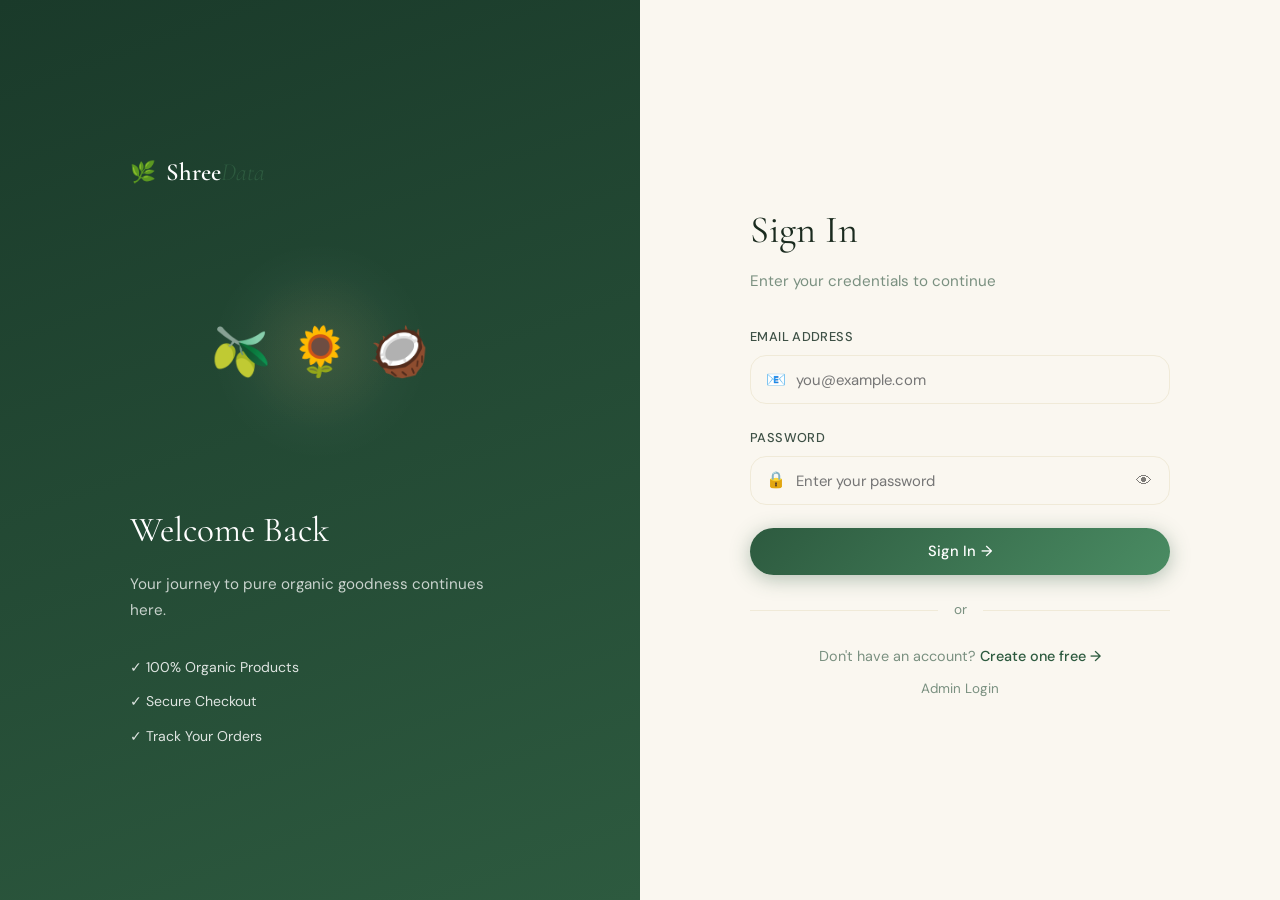
<file: login.html>
<!DOCTYPE html>
<html lang="en">
<head>
  <meta charset="UTF-8"/>
  <meta name="viewport" content="width=device-width, initial-scale=1.0"/>
  <title>Login — Shree Data</title>
  <link rel="preconnect" href="https://fonts.googleapis.com"/>
  <link href="https://fonts.googleapis.com/css2?family=Cormorant+Garamond:ital,wght@0,300;0,400;0,600;1,300;1,400&family=DM+Sans:wght@300;400;500&display=swap" rel="stylesheet"/>
  <link rel="stylesheet" href="style.css"/>
</head>
<body class="auth-page">
<div class="auth-layout">

  <!-- Left Panel -->
  <div class="auth-panel">
    <div class="auth-panel-content">
      <a href="index.html" class="logo"><span class="logo-icon">🌿</span><span>Shree<em>Data</em></span></a>
      <div class="auth-panel-visual">
        <div class="panel-orb p1"></div>
        <div class="panel-orb p2"></div>
        <div class="panel-icons"><span>🫒</span><span>🌻</span><span>🥥</span></div>
      </div>
      <h2 class="panel-title">Welcome Back</h2>
      <p class="panel-sub">Your journey to pure organic goodness continues here.</p>
      <div class="panel-features">
        <div class="pf">✓ 100% Organic Products</div>
        <div class="pf">✓ Secure Checkout</div>
        <div class="pf">✓ Track Your Orders</div>
      </div>
    </div>
  </div>

  <!-- Right Form -->
  <div class="auth-form-wrap">
    <div class="auth-form-box">
      <h1 class="auth-title">Sign In</h1>
      <p class="auth-subtitle">Enter your credentials to continue</p>
      <div class="alert"         id="errAlert" style="display:none"></div>
      <div class="alert success" id="sucAlert" style="display:none"></div>
      <form onsubmit="handleLogin(event)">
        <div class="form-group">
          <label>Email Address</label>
          <div class="input-wrap">
            <span class="input-icon">📧</span>
            <input type="email" id="lEmail" placeholder="you@example.com" required/>
          </div>
        </div>
        <div class="form-group">
          <label>Password</label>
          <div class="input-wrap">
            <span class="input-icon">🔒</span>
            <input type="password" id="lPass" placeholder="Enter your password" required/>
            <button type="button" class="toggle-pass" onclick="togglePass('lPass',this)">👁</button>
          </div>
        </div>
        <button type="submit" class="btn-primary full-width" id="loginBtn">Sign In →</button>
      </form>
      <div class="auth-divider"><span>or</span></div>
      <p class="auth-switch">Don't have an account? <a href="signup.html">Create one free →</a></p>
      <p class="auth-switch" style="margin-top:.5rem"><a href="admin-login.html" class="muted-link">Admin Login</a></p>
    </div>
  </div>

</div>
<div class="toast" id="toast"></div>
<script src="script.js"></script>
<script>
  async function handleLogin(e) {
    e.preventDefault();
    const email = document.getElementById('lEmail').value.trim();
    const pass  = document.getElementById('lPass').value.trim();
    const btn   = document.getElementById('loginBtn');
    const err   = document.getElementById('errAlert');
    const suc   = document.getElementById('sucAlert');
    err.style.display = 'none';

    btn.textContent = 'Signing in...';
    btn.disabled    = true;

    try {
      const res   = await jsonp({ action: 'getUsers' }); // ✅ JSONP — no CORS
      const users = res.data || [];
      const user  = users.find(u => u.Email === email && u.Password === pass);

      if (user) {
        localStorage.setItem('userEmail', email);
        localStorage.setItem('userName',  user.Name || '');
        suc.textContent   = '✓ Login successful! Redirecting...';
        suc.style.display = 'block';
        setTimeout(() => window.location.href = 'index.html', 1000);
      } else {
        err.textContent   = '✗ Invalid email or password. Please try again.';
        err.style.display = 'block';
        btn.textContent   = 'Sign In →';
        btn.disabled      = false;
      }
    } catch (ex) {
      err.textContent   = '✗ ' + ex.message;
      err.style.display = 'block';
      btn.textContent   = 'Sign In →';
      btn.disabled      = false;
    }
  }
</script>
</body>
</html>
</file>
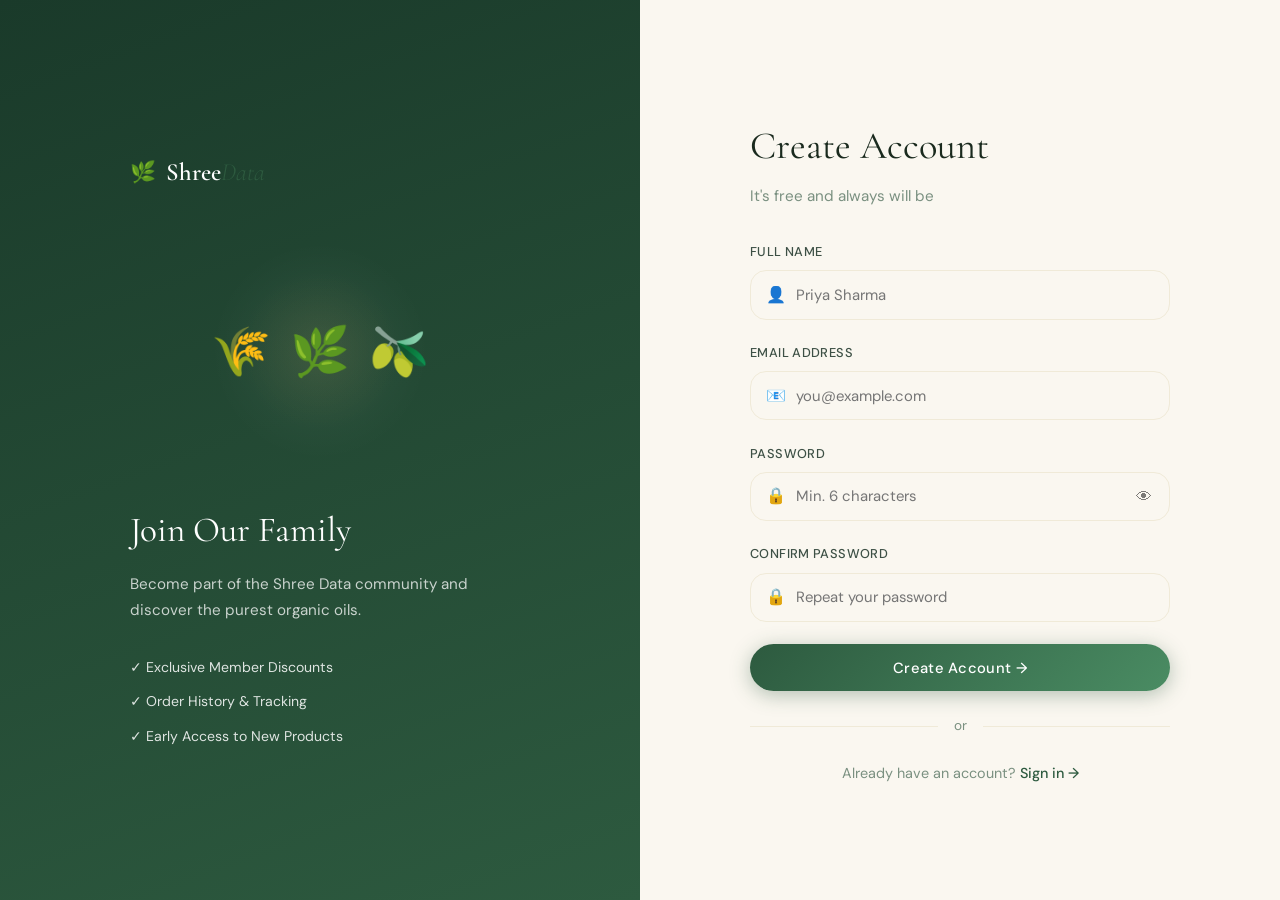
<file: signup.html>
<!DOCTYPE html>
<html lang="en">
<head>
  <meta charset="UTF-8"/>
  <meta name="viewport" content="width=device-width, initial-scale=1.0"/>
  <title>Sign Up — Shree Data</title>
  <link rel="preconnect" href="https://fonts.googleapis.com"/>
  <link href="https://fonts.googleapis.com/css2?family=Cormorant+Garamond:ital,wght@0,300;0,400;0,600;1,300;1,400&family=DM+Sans:wght@300;400;500&display=swap" rel="stylesheet"/>
  <link rel="stylesheet" href="style.css"/>
</head>
<body class="auth-page">
<div class="auth-layout">

  <!-- Left Panel -->
  <div class="auth-panel">
    <div class="auth-panel-content">
      <a href="index.html" class="logo"><span class="logo-icon">🌿</span><span>Shree<em>Data</em></span></a>
      <div class="auth-panel-visual">
        <div class="panel-orb p1"></div>
        <div class="panel-orb p2"></div>
        <div class="panel-icons"><span>🌾</span><span>🌿</span><span>🫒</span></div>
      </div>
      <h2 class="panel-title">Join Our Family</h2>
      <p class="panel-sub">Become part of the Shree Data community and discover the purest organic oils.</p>
      <div class="panel-features">
        <div class="pf">✓ Exclusive Member Discounts</div>
        <div class="pf">✓ Order History &amp; Tracking</div>
        <div class="pf">✓ Early Access to New Products</div>
      </div>
    </div>
  </div>

  <!-- Right Form -->
  <div class="auth-form-wrap">
    <div class="auth-form-box">
      <h1 class="auth-title">Create Account</h1>
      <p class="auth-subtitle">It's free and always will be</p>
      <div class="alert"         id="errAlert" style="display:none"></div>
      <div class="alert success" id="sucAlert" style="display:none"></div>
      <form onsubmit="handleSignup(event)">
        <div class="form-group">
          <label>Full Name</label>
          <div class="input-wrap">
            <span class="input-icon">👤</span>
            <input type="text" id="sName" placeholder="Priya Sharma" required/>
          </div>
        </div>
        <div class="form-group">
          <label>Email Address</label>
          <div class="input-wrap">
            <span class="input-icon">📧</span>
            <input type="email" id="sEmail" placeholder="you@example.com" required/>
          </div>
        </div>
        <div class="form-group">
          <label>Password</label>
          <div class="input-wrap">
            <span class="input-icon">🔒</span>
            <input type="password" id="sPass" placeholder="Min. 6 characters" required/>
            <button type="button" class="toggle-pass" onclick="togglePass('sPass',this)">👁</button>
          </div>
        </div>
        <div class="form-group">
          <label>Confirm Password</label>
          <div class="input-wrap">
            <span class="input-icon">🔒</span>
            <input type="password" id="sConfirm" placeholder="Repeat your password" required/>
          </div>
        </div>
        <button type="submit" class="btn-primary full-width" id="signupBtn">Create Account →</button>
      </form>
      <div class="auth-divider"><span>or</span></div>
      <p class="auth-switch">Already have an account? <a href="login.html">Sign in →</a></p>
    </div>
  </div>

</div>
<div class="toast" id="toast"></div>
<script src="script.js"></script>
<script>
  async function handleSignup(e) {
    e.preventDefault();
    const name    = document.getElementById('sName').value.trim();
    const email   = document.getElementById('sEmail').value.trim();
    const pass    = document.getElementById('sPass').value;
    const confirm = document.getElementById('sConfirm').value;
    const btn     = document.getElementById('signupBtn');
    const err     = document.getElementById('errAlert');
    const suc     = document.getElementById('sucAlert');
    err.style.display = 'none';

    if (pass !== confirm) {
      err.textContent = '✗ Passwords do not match.';
      err.style.display = 'block'; return;
    }
    if (pass.length < 6) {
      err.textContent = '✗ Password must be at least 6 characters.';
      err.style.display = 'block'; return;
    }

    btn.textContent = 'Creating account...';
    btn.disabled    = true;

    try {
      const res = await jsonp({ action: 'addUser', name, email, password: pass }); // ✅ JSONP
      if (res.success) {
        suc.textContent   = '✓ Account created! Redirecting to login...';
        suc.style.display = 'block';
        setTimeout(() => window.location.href = 'login.html', 1500);
      } else {
        err.textContent   = '✗ ' + (res.message || 'Error creating account.');
        err.style.display = 'block';
        btn.textContent   = 'Create Account →';
        btn.disabled      = false;
      }
    } catch (ex) {
      err.textContent   = '✗ ' + ex.message;
      err.style.display = 'block';
      btn.textContent   = 'Create Account →';
      btn.disabled      = false;
    }
  }
</script>
</body>
</html>
</file>
<file: style.css>
/* ============================================================
   SHREE DATA — Premium Organic Oil Ecommerce
   Design: Organic Luxury — Deep green, cream, gold accents
   Fonts:  Cormorant Garamond (display) + DM Sans (body)
   ============================================================ */

/* ── TOKENS ─────────────────────────────────────────────────── */
:root {
  --green-deep:   #1a3a2a;
  --green-mid:    #2d5a3f;
  --green-light:  #4a8c63;
  --green-pale:   #e8f5ee;
  --green-xs:     #f2faf5;
  --gold:         #c8963e;
  --gold-light:   #e8b96a;
  --cream:        #faf7f0;
  --cream-dark:   #f0ead8;
  --text-dark:    #1a2a1e;
  --text-mid:     #3d5045;
  --text-light:   #7a9080;
  --white:        #ffffff;
  --red:          #c0392b;
  --red-pale:     #fde8e8;
  --shadow-sm:    0 2px 12px rgba(26,58,42,.08);
  --shadow-md:    0 8px 32px rgba(26,58,42,.14);
  --shadow-lg:    0 20px 60px rgba(26,58,42,.18);
  --r-sm:         8px;
  --r-md:         16px;
  --r-lg:         28px;
  --r-xl:         50px;
  --font-d:       'Cormorant Garamond', Georgia, serif;
  --font-b:       'DM Sans', system-ui, sans-serif;
  --nav-h:        76px;
  --ease:         all .3s cubic-bezier(.4,0,.2,1);
}

/* ── RESET ───────────────────────────────────────────────────── */
*,*::before,*::after { box-sizing:border-box; margin:0; padding:0; }
html { scroll-behavior:smooth; }
body { font-family:var(--font-b); background:var(--cream); color:var(--text-dark); line-height:1.65; -webkit-font-smoothing:antialiased; }
img  { max-width:100%; display:block; }
a    { text-decoration:none; color:inherit; }
button { cursor:pointer; border:none; background:none; font-family:inherit; }
input,select,textarea { font-family:inherit; }

/* ── LOADER ──────────────────────────────────────────────────── */
.loader { position:fixed; inset:0; z-index:9999; background:var(--cream); display:flex; align-items:center; justify-content:center; transition:opacity .5s; }
.loader-inner { text-align:center; }
.loader-leaf  { font-size:3rem; animation:leafPulse 1s ease-in-out infinite alternate; }
.loader-inner p { font-family:var(--font-d); font-style:italic; color:var(--text-light); margin-top:.5rem; }
@keyframes leafPulse { from{transform:scale(1) rotate(-5deg)} to{transform:scale(1.15) rotate(5deg)} }

/* ── TOAST ───────────────────────────────────────────────────── */
.toast { position:fixed; bottom:2rem; right:2rem; z-index:9998; background:var(--green-deep); color:#fff; padding:.9rem 1.5rem; border-radius:var(--r-sm); font-size:.88rem; font-weight:500; box-shadow:var(--shadow-md); transform:translateY(10px); opacity:0; pointer-events:none; transition:var(--ease); max-width:320px; }
.toast.show  { opacity:1; transform:translateY(0); }
.toast.error { background:var(--red); }

/* ── BUTTONS ─────────────────────────────────────────────────── */
.btn-primary { display:inline-flex; align-items:center; justify-content:center; gap:.5rem; background:linear-gradient(135deg,var(--green-mid),var(--green-light)); color:#fff; padding:.85rem 2rem; border-radius:var(--r-xl); font-size:.92rem; font-weight:500; letter-spacing:.02em; transition:var(--ease); box-shadow:0 4px 20px rgba(45,90,63,.35); border:none; cursor:pointer; }
.btn-primary:hover { transform:translateY(-2px); box-shadow:0 8px 28px rgba(45,90,63,.45); }
.btn-primary.full-width { width:100%; }
.btn-primary:disabled { opacity:.6; cursor:not-allowed; transform:none; }

.btn-outline { display:inline-flex; align-items:center; justify-content:center; background:transparent; color:var(--green-mid); padding:.8rem 1.8rem; border-radius:var(--r-xl); font-size:.9rem; font-weight:500; border:1.5px solid var(--green-light); transition:var(--ease); cursor:pointer; }
.btn-outline:hover { background:var(--green-pale); }

.btn-ghost { display:inline-flex; align-items:center; justify-content:center; background:transparent; color:var(--text-dark); padding:.85rem 2rem; border-radius:var(--r-xl); font-size:.92rem; font-weight:500; border:1.5px solid rgba(26,58,42,.2); transition:var(--ease); }
.btn-ghost:hover { background:var(--green-pale); border-color:var(--green-mid); }

.btn-danger-sm { background:var(--red-pale); color:var(--red); padding:.4rem .9rem; border-radius:var(--r-sm); font-size:.8rem; font-weight:500; border:1px solid #f5c6c6; transition:var(--ease); cursor:pointer; }
.btn-danger-sm:hover { background:var(--red); color:#fff; }

/* ── TYPOGRAPHY ──────────────────────────────────────────────── */
.section-tag   { display:inline-block; font-size:.75rem; font-weight:500; letter-spacing:.12em; text-transform:uppercase; color:var(--gold); background:rgba(200,150,62,.1); padding:.35rem .9rem; border-radius:var(--r-xl); margin-bottom:1rem; border:1px solid rgba(200,150,62,.2); }
.section-title { font-family:var(--font-d); font-size:clamp(2rem,5vw,3.2rem); font-weight:400; line-height:1.2; margin-bottom:1rem; }
.section-title em { color:var(--green-mid); font-style:italic; }
.section-sub   { font-size:1.05rem; color:var(--text-light); max-width:480px; }
.section-header { text-align:center; margin-bottom:3rem; }
.section-header .section-sub { margin:0 auto; }

/* ── NAVBAR ──────────────────────────────────────────────────── */
.navbar { position:fixed; top:0; left:0; right:0; z-index:1000; height:var(--nav-h); background:rgba(250,247,240,.95); backdrop-filter:blur(20px); border-bottom:1px solid rgba(26,58,42,.08); transition:box-shadow .3s; }
.navbar.scrolled { box-shadow:var(--shadow-sm); }
.nav-inner { max-width:1280px; margin:0 auto; display:flex; align-items:center; gap:2rem; padding:0 2rem; height:100%; }
.logo { display:flex; align-items:center; gap:.6rem; font-family:var(--font-d); font-size:1.55rem; font-weight:600; color:var(--text-dark); flex-shrink:0; }
.logo-icon { font-size:1.3rem; }
.logo em { color:var(--green-mid); font-style:italic; font-weight:300; }
.nav-links { display:flex; align-items:center; gap:.25rem; list-style:none; margin-left:auto; }
.nav-link  { padding:.5rem 1rem; border-radius:var(--r-xl); font-size:.88rem; color:var(--text-mid); transition:var(--ease); }
.nav-link:hover,.nav-link.active { color:var(--green-mid); background:var(--green-pale); }
.nav-actions { display:flex; align-items:center; gap:.9rem; margin-left:auto; }
.cart-btn { position:relative; width:44px; height:44px; display:flex; align-items:center; justify-content:center; border-radius:50%; background:var(--green-pale); color:var(--green-mid); transition:var(--ease); cursor:pointer; }
.cart-btn:hover { background:var(--green-mid); color:#fff; }
.cart-badge { position:absolute; top:-4px; right:-4px; background:var(--gold); color:#fff; font-size:.65rem; font-weight:600; width:18px; height:18px; border-radius:50%; display:flex; align-items:center; justify-content:center; }
.user-menu { display:flex; align-items:center; gap:.7rem; font-size:.88rem; }
.user-avatar { font-size:1.2rem; }
.user-email  { color:var(--text-mid); }
.hamburger   { display:none; flex-direction:column; gap:5px; padding:.5rem; border-radius:var(--r-sm); }
.hamburger span { display:block; width:22px; height:2px; background:var(--text-dark); border-radius:2px; transition:var(--ease); }

/* ── CART DRAWER ─────────────────────────────────────────────── */
.cart-overlay { position:fixed; inset:0; z-index:1100; background:rgba(26,42,30,.4); backdrop-filter:blur(4px); opacity:0; pointer-events:none; transition:opacity .3s; }
.cart-overlay.show { opacity:1; pointer-events:all; }
.cart-drawer  { position:fixed; top:0; right:0; bottom:0; z-index:1101; width:min(420px,100vw); background:var(--white); box-shadow:var(--shadow-lg); display:flex; flex-direction:column; transform:translateX(100%); transition:transform .35s cubic-bezier(.4,0,.2,1); }
.cart-drawer.open { transform:translateX(0); }
.cart-header { display:flex; align-items:center; justify-content:space-between; padding:1.5rem 1.8rem; border-bottom:1px solid var(--cream-dark); }
.cart-header h3 { font-family:var(--font-d); font-size:1.4rem; font-weight:400; }
.cart-close { width:36px; height:36px; display:flex; align-items:center; justify-content:center; border-radius:50%; background:var(--cream-dark); transition:var(--ease); cursor:pointer; }
.cart-close:hover { background:var(--green-pale); color:var(--green-mid); }
.cart-items  { flex:1; overflow-y:auto; padding:1rem; }
.cart-item   { display:flex; align-items:center; gap:1rem; padding:1rem; border-radius:var(--r-md); background:var(--cream); margin-bottom:.75rem; transition:var(--ease); }
.cart-item:hover { background:var(--green-xs); }
.cart-item-img  { width:60px; height:60px; border-radius:var(--r-sm); background:var(--green-pale); display:flex; align-items:center; justify-content:center; font-size:2rem; flex-shrink:0; overflow:hidden; }
.cart-item-img img { width:100%; height:100%; object-fit:cover; }
.cart-item-info { flex:1; min-width:0; }
.cart-item-name  { font-weight:500; font-size:.92rem; white-space:nowrap; overflow:hidden; text-overflow:ellipsis; }
.cart-item-price { color:var(--green-mid); font-size:.85rem; margin-top:.2rem; }
.cart-item-controls { display:flex; align-items:center; gap:.5rem; }
.cart-qty-btn { width:28px; height:28px; border-radius:50%; background:var(--green-pale); color:var(--green-mid); font-size:1.1rem; display:flex; align-items:center; justify-content:center; transition:var(--ease); font-weight:500; cursor:pointer; }
.cart-qty-btn:hover { background:var(--green-mid); color:#fff; }
.cart-qty { font-size:.88rem; font-weight:600; min-width:20px; text-align:center; }
.cart-footer { padding:1.5rem 1.8rem; border-top:1px solid var(--cream-dark); }
.cart-total  { display:flex; justify-content:space-between; align-items:center; margin-bottom:1rem; font-size:1.05rem; font-weight:600; }
.cart-total span:last-child { color:var(--green-mid); font-size:1.2rem; }
.cart-empty  { flex:1; display:flex; flex-direction:column; align-items:center; justify-content:center; text-align:center; padding:2rem; color:var(--text-light); }
.cart-empty-icon { font-size:3.5rem; margin-bottom:1rem; opacity:.5; }
.cart-empty p    { font-size:1rem; font-weight:500; margin-bottom:.25rem; }

/* ── HERO ────────────────────────────────────────────────────── */
.hero { min-height:100vh; padding-top:var(--nav-h); display:grid; grid-template-columns:1fr 1fr; align-items:center; gap:2rem; padding:calc(var(--nav-h) + 4rem) clamp(2rem,6vw,6rem) 4rem; max-width:1280px; margin:0 auto; width:100%; position:relative; overflow:hidden; }
.hero-bg { position:fixed; inset:0; pointer-events:none; z-index:-1; }
.hero-orb { position:absolute; border-radius:50%; filter:blur(80px); }
.orb-1 { width:500px; height:500px; background:radial-gradient(circle,rgba(74,140,99,.18) 0%,transparent 70%); top:-10%; left:-5%; }
.orb-2 { width:400px; height:400px; background:radial-gradient(circle,rgba(200,150,62,.12) 0%,transparent 70%); top:20%; right:10%; }
.orb-3 { width:300px; height:300px; background:radial-gradient(circle,rgba(74,140,99,.1) 0%,transparent 70%); bottom:10%; left:30%; }
.hero-content { animation:fadeUp .9s ease both; }
.hero-badge { display:inline-flex; align-items:center; gap:.5rem; font-size:.78rem; font-weight:500; letter-spacing:.08em; text-transform:uppercase; color:var(--gold); background:rgba(200,150,62,.1); border:1px solid rgba(200,150,62,.25); padding:.45rem 1.1rem; border-radius:var(--r-xl); margin-bottom:1.5rem; }
.hero-title  { font-family:var(--font-d); font-size:clamp(2.8rem,6vw,5rem); font-weight:300; line-height:1.1; margin-bottom:1.5rem; }
.hero-title em { color:var(--green-mid); font-style:italic; }
.hero-subtitle { font-size:1.08rem; color:var(--text-mid); line-height:1.75; margin-bottom:2.5rem; max-width:440px; }
.hero-actions  { display:flex; align-items:center; gap:1rem; flex-wrap:wrap; margin-bottom:3rem; }
.hero-stats    { display:flex; align-items:center; gap:1.5rem; flex-wrap:wrap; }
.stat strong   { font-size:1.4rem; font-weight:600; display:block; }
.stat span     { font-size:.75rem; color:var(--text-light); text-transform:uppercase; letter-spacing:.05em; }
.stat-divider  { color:var(--cream-dark); font-size:1.5rem; }
.hero-visual   { display:flex; justify-content:center; align-items:center; animation:fadeUp .9s .2s ease both; }
.hero-img-wrap { position:relative; width:400px; height:400px; max-width:100%; }
.hero-img-bg   { position:absolute; inset:0; background:radial-gradient(circle,var(--green-pale) 0%,var(--cream-dark) 70%); border-radius:50%; animation:rotateSlow 20s linear infinite; }
.hero-bottles  { position:absolute; inset:0; display:flex; align-items:center; justify-content:center; gap:1rem; font-size:6rem; }
.bottle { animation:floatBottle 3s ease-in-out infinite alternate; }
.b1 { animation-delay:0s; transform:scale(.9); }
.b2 { animation-delay:.5s; font-size:7rem; }
.b3 { animation-delay:1s;  transform:scale(.9); }

@keyframes floatBottle { from{transform:translateY(0) scale(.9)} to{transform:translateY(-16px) scale(1)} }
@keyframes rotateSlow  { to{transform:rotate(360deg)} }
@keyframes fadeUp      { from{opacity:0;transform:translateY(30px)} to{opacity:1;transform:none} }

/* ── FEATURES STRIP ──────────────────────────────────────────── */
.features-strip { background:var(--green-deep); color:rgba(255,255,255,.85); display:flex; align-items:center; justify-content:center; gap:3rem; flex-wrap:wrap; padding:1.1rem 2rem; font-size:.85rem; }
.feat { display:flex; align-items:center; gap:.5rem; }

/* ── PRODUCTS ────────────────────────────────────────────────── */
.products-section { padding:6rem clamp(2rem,5vw,6rem); max-width:1280px; margin:0 auto; }
.filter-bar { display:flex; align-items:center; gap:1.5rem; flex-wrap:wrap; margin-bottom:3rem; padding:1.25rem 1.5rem; background:var(--white); border-radius:var(--r-lg); box-shadow:var(--shadow-sm); border:1px solid var(--cream-dark); }
.search-wrap { display:flex; align-items:center; gap:.7rem; flex:1; min-width:200px; background:var(--cream); border-radius:var(--r-xl); padding:.7rem 1.2rem; border:1.5px solid transparent; transition:var(--ease); }
.search-wrap:focus-within { border-color:var(--green-light); background:var(--white); }
.search-icon { color:var(--text-light); flex-shrink:0; }
.search-wrap input { border:none; background:none; outline:none; font-size:.92rem; color:var(--text-dark); width:100%; }
.search-wrap input::placeholder { color:var(--text-light); }
.category-tabs { display:flex; align-items:center; gap:.5rem; flex-wrap:wrap; }
.cat-tab { padding:.5rem 1.1rem; border-radius:var(--r-xl); font-size:.82rem; font-weight:500; color:var(--text-mid); border:1.5px solid var(--cream-dark); background:transparent; transition:var(--ease); cursor:pointer; }
.cat-tab:hover { background:var(--green-pale); border-color:var(--green-light); }
.cat-tab.active { background:var(--green-mid); color:#fff; border-color:var(--green-mid); }

.products-grid  { display:grid; grid-template-columns:repeat(auto-fill,minmax(260px,1fr)); gap:1.75rem; }
.product-card   { background:var(--white); border-radius:var(--r-lg); overflow:hidden; box-shadow:var(--shadow-sm); border:1px solid var(--cream-dark); transition:var(--ease); display:flex; flex-direction:column; }
.product-card:hover { transform:translateY(-6px); box-shadow:var(--shadow-md); }
.product-img    { width:100%; aspect-ratio:1; background:var(--green-xs); display:flex; align-items:center; justify-content:center; font-size:5rem; overflow:hidden; }
.product-img img { width:100%; height:100%; object-fit:cover; transition:transform .4s; }
.product-card:hover .product-img img { transform:scale(1.05); }
.product-body   { padding:1.25rem; flex:1; display:flex; flex-direction:column; }
.product-category { font-size:.72rem; font-weight:500; letter-spacing:.08em; text-transform:uppercase; color:var(--gold); margin-bottom:.4rem; }
.product-name  { font-family:var(--font-d); font-size:1.2rem; font-weight:500; margin-bottom:.4rem; line-height:1.3; }
.product-desc  { font-size:.83rem; color:var(--text-light); line-height:1.55; margin-bottom:1rem; flex:1; display:-webkit-box; -webkit-line-clamp:2; -webkit-box-orient:vertical; overflow:hidden; }
.product-footer { display:flex; align-items:center; justify-content:space-between; gap:.75rem; margin-top:auto; }
.product-price  { font-family:var(--font-d); font-size:1.3rem; font-weight:600; color:var(--green-mid); }
.product-stock  { font-size:.75rem; color:var(--text-light); }
.product-stock.low { color:#e67e22; }
.product-stock.out { color:var(--red); }
.add-to-cart { background:linear-gradient(135deg,var(--green-mid),var(--green-light)); color:#fff; padding:.6rem 1.2rem; border-radius:var(--r-xl); font-size:.83rem; font-weight:500; transition:var(--ease); white-space:nowrap; cursor:pointer; border:none; font-family:var(--font-b); }
.add-to-cart:hover { transform:scale(1.05); box-shadow:0 4px 15px rgba(45,90,63,.4); }
.add-to-cart:disabled { background:var(--cream-dark); color:var(--text-light); cursor:not-allowed; transform:none; box-shadow:none; }
.products-empty { text-align:center; padding:4rem; font-size:1rem; color:var(--text-light); }
.products-empty div { font-size:3rem; margin-bottom:1rem; }

/* Skeleton */
.skeleton-card { background:var(--white); border-radius:var(--r-lg); overflow:hidden; border:1px solid var(--cream-dark); }
.skeleton-img  { width:100%; aspect-ratio:1; background:linear-gradient(90deg,var(--cream-dark) 25%,var(--cream) 50%,var(--cream-dark) 75%); background-size:200% 100%; animation:shimmer 1.4s infinite; }
.skeleton-body { padding:1.25rem; }
.skeleton-line { height:.9rem; border-radius:4px; background:linear-gradient(90deg,var(--cream-dark) 25%,var(--cream) 50%,var(--cream-dark) 75%); background-size:200% 100%; animation:shimmer 1.4s infinite; margin-bottom:.6rem; }
.skeleton-line.short { width:60%; }
@keyframes shimmer { to{background-position:-200% 0} }

/* Reveal */
.reveal { opacity:0; transform:translateY(24px); transition:opacity .7s ease,transform .7s ease; }
.reveal.visible { opacity:1; transform:none; }

/* ── ABOUT ───────────────────────────────────────────────────── */
.about-section { background:var(--green-xs); padding:7rem clamp(2rem,6vw,6rem); display:grid; grid-template-columns:1fr 1fr; gap:5rem; align-items:center; }
.about-visual  { display:flex; justify-content:center; }
.about-img     { position:relative; width:100%; max-width:420px; aspect-ratio:1; display:flex; align-items:center; justify-content:center; }
.about-leaf    { font-size:8rem; position:absolute; animation:floatBottle 4s ease-in-out infinite alternate; z-index:1; }
.about-circle  { position:absolute; border-radius:50%; }
.c1 { width:320px; height:320px; background:linear-gradient(135deg,var(--green-pale),var(--cream-dark)); border:2px dashed rgba(74,140,99,.3); animation:rotateSlow 25s linear infinite; }
.c2 { width:220px; height:220px; background:linear-gradient(135deg,var(--cream-dark),var(--green-pale)); animation:rotateSlow 20s linear infinite reverse; }
.about-content p { font-size:1.05rem; color:var(--text-mid); line-height:1.8; margin-bottom:1.2rem; }
.about-pillars { display:grid; grid-template-columns:repeat(3,1fr); gap:1.25rem; margin-top:2.5rem; }
.pillar { background:var(--white); padding:1.2rem; border-radius:var(--r-md); box-shadow:var(--shadow-sm); border:1px solid var(--cream-dark); text-align:center; transition:var(--ease); }
.pillar:hover { transform:translateY(-4px); box-shadow:var(--shadow-md); }
.pillar-icon { font-size:1.75rem; margin-bottom:.7rem; }
.pillar h4   { font-size:.9rem; font-weight:600; margin-bottom:.3rem; }
.pillar p    { font-size:.78rem; color:var(--text-light); line-height:1.5; }

/* ── TESTIMONIALS ────────────────────────────────────────────── */
.testimonials { padding:7rem clamp(2rem,5vw,6rem); background:var(--cream); }
.testi-grid   { display:grid; grid-template-columns:repeat(3,1fr); gap:1.75rem; max-width:1100px; margin:0 auto; }
.testi-card   { background:var(--white); border-radius:var(--r-lg); padding:2rem; box-shadow:var(--shadow-sm); border:1px solid var(--cream-dark); transition:var(--ease); }
.testi-card:hover { transform:translateY(-4px); box-shadow:var(--shadow-md); }
.testi-card.featured { background:var(--green-deep); color:#fff; border-color:var(--green-deep); transform:translateY(-8px); }
.testi-stars  { color:var(--gold); font-size:1rem; margin-bottom:1rem; letter-spacing:2px; }
.testi-card.featured .testi-stars { color:var(--gold-light); }
.testi-card p { font-size:.95rem; line-height:1.75; margin-bottom:1.5rem; opacity:.9; }
.testi-author strong { display:block; font-size:.9rem; font-weight:600; }
.testi-author span   { font-size:.78rem; color:var(--text-light); }
.testi-card.featured .testi-author span { color:rgba(255,255,255,.6); }

/* ── CONTACT ─────────────────────────────────────────────────── */
.contact-section { background:var(--green-xs); padding:7rem clamp(2rem,5vw,6rem); }
.contact-inner   { max-width:1100px; margin:0 auto; display:grid; grid-template-columns:1fr 1fr; gap:5rem; align-items:center; }
.contact-info p  { color:var(--text-mid); line-height:1.8; margin-bottom:2rem; }
.contact-details { display:flex; flex-direction:column; gap:1rem; }
.contact-item    { display:flex; align-items:center; gap:1rem; font-size:.95rem; color:var(--text-mid); }
.contact-form    { background:var(--white); padding:2.5rem; border-radius:var(--r-lg); box-shadow:var(--shadow-md); border:1px solid var(--cream-dark); }

/* ── FORMS ───────────────────────────────────────────────────── */
.form-group { margin-bottom:1.4rem; }
.form-group label { display:block; font-size:.8rem; font-weight:500; color:var(--text-mid); margin-bottom:.5rem; letter-spacing:.03em; text-transform:uppercase; }
.form-group input,
.form-group textarea,
.form-group select { width:100%; padding:.85rem 1.1rem; border:1.5px solid var(--cream-dark); border-radius:var(--r-md); font-size:.93rem; color:var(--text-dark); background:var(--cream); outline:none; transition:var(--ease); -webkit-appearance:none; }
.form-group input:focus,
.form-group textarea:focus,
.form-group select:focus { border-color:var(--green-light); background:var(--white); box-shadow:0 0 0 3px rgba(74,140,99,.12); }
.form-group textarea { resize:vertical; min-height:100px; }
.form-row   { display:grid; grid-template-columns:1fr 1fr; gap:1rem; }
.input-wrap { position:relative; display:flex; align-items:center; }
.input-icon { position:absolute; left:1rem; font-size:1rem; z-index:1; pointer-events:none; }
.input-wrap input { padding-left:2.8rem; padding-right:2.8rem; }
.toggle-pass { position:absolute; right:.8rem; background:none; border:none; font-size:1rem; cursor:pointer; opacity:.5; transition:opacity .2s; padding:.3rem; }
.toggle-pass:hover { opacity:1; }

/* Alert */
.alert { padding:.9rem 1.2rem; border-radius:var(--r-sm); font-size:.88rem; font-weight:500; margin-bottom:1.25rem; background:var(--red-pale); color:var(--red); border:1px solid #f5c6c6; }
.alert.success { background:#d4edda; color:#155724; border-color:#c3e6cb; }

/* ── AUTH PAGES ──────────────────────────────────────────────── */
.auth-page    { background:var(--cream); }
.auth-layout  { min-height:100vh; display:grid; grid-template-columns:1fr 1fr; }
.auth-panel   { background:linear-gradient(160deg,var(--green-deep) 0%,var(--green-mid) 100%); display:flex; flex-direction:column; justify-content:center; align-items:center; padding:3rem; position:relative; overflow:hidden; color:#fff; }
.dark-panel   { background:linear-gradient(160deg,#0d1f18 0%,#1a3a2a 100%); }
.auth-panel-content { position:relative; z-index:1; max-width:380px; width:100%; }
.auth-panel .logo   { margin-bottom:3rem; color:#fff; }
.auth-panel-visual  { position:relative; width:220px; height:220px; margin:0 auto 2.5rem; display:flex; align-items:center; justify-content:center; }
.panel-orb { position:absolute; border-radius:50%; opacity:.5; }
.p1 { width:220px; height:220px; background:radial-gradient(circle,rgba(255,255,255,.12) 0%,transparent 70%); }
.p2 { width:160px; height:160px; background:radial-gradient(circle,rgba(200,150,62,.2) 0%,transparent 70%); }
.panel-icons { position:relative; z-index:1; display:flex; gap:1.2rem; font-size:3rem; }
.panel-title { font-family:var(--font-d); font-size:2.2rem; font-weight:400; margin-bottom:.8rem; color:#fff; }
.panel-sub   { font-size:.95rem; opacity:.75; line-height:1.7; margin-bottom:2rem; }
.panel-features { display:flex; flex-direction:column; gap:.7rem; }
.pf { font-size:.88rem; opacity:.85; }
.auth-form-wrap { display:flex; align-items:center; justify-content:center; padding:3rem 2rem; background:var(--cream); }
.auth-form-box  { width:100%; max-width:420px; }
.admin-badge    { display:inline-block; background:rgba(200,150,62,.15); color:var(--gold); border:1px solid rgba(200,150,62,.3); padding:.4rem 1rem; border-radius:var(--r-xl); font-size:.78rem; font-weight:500; letter-spacing:.06em; margin-bottom:1.5rem; }
.auth-title    { font-family:var(--font-d); font-size:2.4rem; font-weight:400; margin-bottom:.4rem; }
.auth-subtitle { font-size:.95rem; color:var(--text-light); margin-bottom:2rem; }
.auth-divider  { text-align:center; position:relative; margin:1.5rem 0; color:var(--text-light); font-size:.85rem; }
.auth-divider::before { content:''; position:absolute; left:0; top:50%; right:0; height:1px; background:var(--cream-dark); }
.auth-divider span { background:var(--cream); position:relative; padding:0 1rem; }
.auth-switch   { text-align:center; font-size:.9rem; color:var(--text-light); margin-top:.8rem; }
.auth-switch a { color:var(--green-mid); font-weight:500; }
.auth-switch a:hover { text-decoration:underline; }
.muted-link    { color:var(--text-light) !important; font-weight:400 !important; font-size:.84rem; }

/* ── FOOTER ──────────────────────────────────────────────────── */
.footer       { background:var(--green-deep); color:rgba(255,255,255,.8); padding:5rem clamp(2rem,5vw,6rem) 0; }
.footer-inner { max-width:1280px; margin:0 auto; display:grid; grid-template-columns:2fr 1fr 1fr 1fr; gap:3rem; padding-bottom:3rem; border-bottom:1px solid rgba(255,255,255,.1); }
.footer-brand .logo { color:#fff; margin-bottom:1rem; }
.footer-brand p { font-size:.9rem; line-height:1.75; opacity:.75; max-width:280px; }
.footer-links h4 { font-size:.82rem; font-weight:500; text-transform:uppercase; letter-spacing:.1em; color:#fff; margin-bottom:1.25rem; }
.footer-links { display:flex; flex-direction:column; gap:.2rem; }
.footer-links a  { font-size:.88rem; opacity:.7; transition:opacity .2s; padding:.25rem 0; }
.footer-links a:hover { opacity:1; }
.footer-bottom { text-align:center; padding:1.5rem 0; font-size:.8rem; opacity:.5; display:flex; flex-direction:column; gap:.4rem; }

/* ── DASHBOARD ───────────────────────────────────────────────── */
.dashboard-body { background:#f0f4f1; display:flex; min-height:100vh; }
.sidebar { width:260px; background:var(--green-deep); color:#fff; display:flex; flex-direction:column; position:fixed; top:0; left:0; bottom:0; z-index:100; transition:transform .3s; box-shadow:4px 0 20px rgba(0,0,0,.15); }
.sidebar-brand { padding:2rem 1.5rem 1.5rem; display:flex; align-items:center; gap:.7rem; font-family:var(--font-d); font-size:1.4rem; border-bottom:1px solid rgba(255,255,255,.1); margin-bottom:1rem; color:#fff; }
.sidebar-brand em { color:var(--gold-light); font-style:italic; }
.sidebar-nav { flex:1; padding:.5rem; }
.sidebar-btn { width:100%; display:flex; align-items:center; gap:.9rem; padding:.9rem 1.2rem; border-radius:var(--r-md); font-size:.9rem; color:rgba(255,255,255,.7); text-align:left; transition:var(--ease); margin-bottom:.25rem; cursor:pointer; background:none; border:none; font-family:var(--font-b); }
.sidebar-btn:hover  { background:rgba(255,255,255,.08); color:#fff; }
.sidebar-btn.active { background:rgba(255,255,255,.12); color:#fff; font-weight:500; }
.sidebar-btn span   { font-size:1.1rem; }
.sidebar-logout { margin:1rem; padding:.8rem 1.2rem; border-radius:var(--r-md); display:flex; align-items:center; gap:.8rem; font-size:.9rem; font-weight:500; color:rgba(255,255,255,.6); background:rgba(255,255,255,.05); border:1px solid rgba(255,255,255,.1); cursor:pointer; transition:var(--ease); font-family:var(--font-b); }
.sidebar-logout:hover { background:rgba(192,57,43,.2); color:#ff8a80; }
.dashboard-main { margin-left:260px; flex:1; min-height:100vh; display:flex; flex-direction:column; }
.dash-topbar { background:var(--white); padding:1.25rem 2rem; display:flex; align-items:center; gap:1rem; border-bottom:1px solid var(--cream-dark); position:sticky; top:0; z-index:50; box-shadow:var(--shadow-sm); }
.sidebar-toggle { display:none; font-size:1.3rem; padding:.4rem .6rem; border-radius:var(--r-sm); background:var(--cream); cursor:pointer; border:1px solid var(--cream-dark); align-items:center; justify-content:center; }
.dash-page-title { font-family:var(--font-d); font-size:1.5rem; font-weight:400; }
.dash-admin-info { margin-left:auto; font-size:.9rem; color:var(--text-mid); padding:.4rem .9rem; background:var(--green-pale); border-radius:var(--r-xl); }
.dash-section { display:none; padding:2rem; flex:1; }
.dash-section.active { display:block; }
.dash-cards   { display:grid; grid-template-columns:repeat(auto-fill,minmax(200px,1fr)); gap:1.25rem; margin-bottom:2.5rem; }
.dash-card    { background:var(--white); border-radius:var(--r-md); padding:1.5rem; display:flex; align-items:center; gap:1.2rem; box-shadow:var(--shadow-sm); border:1px solid var(--cream-dark); transition:var(--ease); }
.dash-card:hover { transform:translateY(-3px); box-shadow:var(--shadow-md); }
.dash-card-icon { width:54px; height:54px; border-radius:var(--r-md); display:flex; align-items:center; justify-content:center; font-size:1.5rem; flex-shrink:0; }
.dash-card h3 { font-family:var(--font-d); font-size:1.9rem; font-weight:600; color:var(--text-dark); }
.dash-card p  { font-size:.8rem; color:var(--text-light); margin-top:.1rem; }
.dash-recent  { background:var(--white); border-radius:var(--r-md); padding:1.5rem; box-shadow:var(--shadow-sm); border:1px solid var(--cream-dark); }
.dash-recent h3 { font-family:var(--font-d); font-size:1.25rem; font-weight:400; margin-bottom:1rem; }
.dash-card-form { background:var(--white); border-radius:var(--r-lg); padding:2rem; box-shadow:var(--shadow-sm); border:1px solid var(--cream-dark); max-width:720px; }
.dash-card-form h3 { font-family:var(--font-d); font-size:1.4rem; font-weight:400; margin-bottom:1.5rem; }
.dash-table-wrap   { background:var(--white); border-radius:var(--r-lg); overflow:hidden; box-shadow:var(--shadow-sm); border:1px solid var(--cream-dark); }
.dash-table-header { display:flex; align-items:center; justify-content:space-between; padding:1.25rem 1.5rem; border-bottom:1px solid var(--cream-dark); }
.dash-table-header h3 { font-family:var(--font-d); font-size:1.25rem; font-weight:400; }
.table-responsive { overflow-x:auto; }
.dash-table   { width:100%; border-collapse:collapse; font-size:.88rem; }
.dash-table th { background:var(--cream); padding:.85rem 1.1rem; text-align:left; font-size:.72rem; font-weight:600; text-transform:uppercase; letter-spacing:.08em; color:var(--text-light); border-bottom:1px solid var(--cream-dark); white-space:nowrap; }
.dash-table td { padding:.85rem 1.1rem; border-bottom:1px solid var(--cream-dark); color:var(--text-dark); vertical-align:middle; }
.dash-table tr:last-child td { border-bottom:none; }
.dash-table tr:hover td { background:var(--green-xs); }
.table-loading { text-align:center; padding:2rem; color:var(--text-light); font-style:italic; }
.cat-pill { display:inline-block; background:var(--green-pale); color:var(--green-mid); padding:.25rem .75rem; border-radius:var(--r-xl); font-size:.75rem; font-weight:500; border:1px solid rgba(74,140,99,.2); }
.status-badge { display:inline-block; padding:.3rem .8rem; border-radius:var(--r-xl); font-size:.72rem; font-weight:600; text-transform:uppercase; letter-spacing:.04em; }
.status-pending   { background:#fff3cd; color:#856404; }
.status-shipped   { background:#cce5ff; color:#004085; }
.status-delivered { background:#d4edda; color:#155724; }
.status-select { border:1.5px solid var(--cream-dark); border-radius:var(--r-sm); padding:.35rem .7rem; font-size:.8rem; color:var(--text-dark); background:var(--cream); outline:none; cursor:pointer; transition:var(--ease); }
.status-select:focus { border-color:var(--green-light); }
.muted { color:var(--text-light); font-style:italic; font-size:.9rem; }
.prod-thumb { width:44px; height:44px; object-fit:cover; border-radius:var(--r-sm); border:1px solid var(--cream-dark); background:var(--green-xs); display:block; }
.prod-thumb-emoji { width:44px; height:44px; display:flex; align-items:center; justify-content:center; font-size:1.6rem; background:var(--green-xs); border-radius:var(--r-sm); border:1px solid var(--cream-dark); }

/* ── IMAGE UPLOAD ────────────────────────────────────────────── */
.img-upload-zone { border:2px dashed var(--green-light); border-radius:var(--r-md); background:var(--green-xs); cursor:pointer; transition:var(--ease); overflow:hidden; min-height:180px; display:flex; align-items:center; justify-content:center; position:relative; }
.img-upload-zone:hover,
.img-upload-zone.drag-over { border-color:var(--green-mid); background:var(--green-pale); box-shadow:0 0 0 4px rgba(74,140,99,.1); }
.img-upload-zone.has-image  { border-style:solid; border-color:var(--green-mid); background:transparent; min-height:200px; }
.img-upload-placeholder { display:flex; flex-direction:column; align-items:center; justify-content:center; gap:.5rem; padding:2rem; text-align:center; pointer-events:none; }
.img-upload-icon  { font-size:2.8rem; line-height:1; margin-bottom:.25rem; }
.img-upload-text  { font-size:.95rem; font-weight:500; color:var(--green-mid); }
.img-upload-hint  { font-size:.78rem; color:var(--text-light); }
.img-preview-thumb { width:100%; height:220px; object-fit:contain; border-radius:calc(var(--r-md) - 2px); background:var(--cream); display:block; padding:.5rem; }
.img-remove-btn { display:inline-flex; align-items:center; gap:.4rem; margin-top:.6rem; padding:.45rem 1rem; border-radius:var(--r-xl); font-size:.8rem; font-weight:500; background:var(--red-pale); color:var(--red); border:1px solid #f5c6c6; cursor:pointer; transition:var(--ease); font-family:var(--font-b); }
.img-remove-btn:hover { background:var(--red); color:#fff; border-color:var(--red); }

/* ── CHECKOUT MODAL ──────────────────────────────────────────── */
.co-overlay { position:fixed; inset:0; z-index:2000; background:rgba(10,25,15,.65); backdrop-filter:blur(6px); display:flex; align-items:center; justify-content:center; padding:1rem; opacity:0; transition:opacity .3s; }
.co-overlay.show { opacity:1; }
.co-modal   { background:var(--white); border-radius:var(--r-lg); width:100%; max-width:680px; max-height:90vh; overflow-y:auto; box-shadow:0 32px 80px rgba(0,0,0,.25); transform:translateY(30px) scale(.97); transition:transform .35s cubic-bezier(.4,0,.2,1); scrollbar-width:thin; }
.co-overlay.show .co-modal { transform:translateY(0) scale(1); }
.co-header  { display:flex; align-items:center; justify-content:space-between; padding:1.6rem 2rem 1.2rem; border-bottom:1px solid var(--cream-dark); background:linear-gradient(135deg,var(--green-deep),var(--green-mid)); border-radius:var(--r-lg) var(--r-lg) 0 0; color:#fff; }
.co-header-left { display:flex; align-items:center; gap:1rem; }
.co-icon    { font-size:2rem; }
.co-header h2 { font-family:var(--font-d); font-size:1.4rem; font-weight:400; margin-bottom:.15rem; }
.co-header p  { font-size:.82rem; opacity:.75; }
.co-close   { width:36px; height:36px; border-radius:50%; background:rgba(255,255,255,.15); color:#fff; font-size:1rem; display:flex; align-items:center; justify-content:center; transition:var(--ease); cursor:pointer; border:none; flex-shrink:0; }
.co-close:hover { background:rgba(255,255,255,.3); }
.co-steps   { display:flex; align-items:center; justify-content:center; padding:1.25rem 2rem; border-bottom:1px solid var(--cream-dark); background:var(--cream); }
.co-step    { display:flex; align-items:center; gap:.5rem; font-size:.82rem; font-weight:500; color:var(--text-light); transition:var(--ease); white-space:nowrap; }
.co-step span { width:26px; height:26px; border-radius:50%; background:var(--cream-dark); color:var(--text-light); display:flex; align-items:center; justify-content:center; font-size:.75rem; font-weight:600; transition:var(--ease); flex-shrink:0; }
.co-step.active { color:var(--green-mid); }
.co-step.active span { background:var(--green-mid); color:#fff; }
.co-step.done span   { background:var(--green-light); color:#fff; font-size:0; }
.co-step.done span::before { content:'✓'; font-size:.75rem; }
.co-step-line { flex:1; height:1.5px; background:var(--cream-dark); margin:0 .75rem; max-width:60px; }
.co-body    { padding:1.75rem 2rem; }
.co-section-title { font-size:.78rem; font-weight:600; text-transform:uppercase; letter-spacing:.1em; color:var(--gold); margin-bottom:1.1rem; display:flex; align-items:center; gap:.5rem; }
.co-form    { display:flex; flex-direction:column; gap:.9rem; }
.co-form-row { display:grid; grid-template-columns:1fr 1fr; gap:.9rem; }
.co-field   { display:flex; flex-direction:column; gap:.4rem; }
.co-field.full { grid-column:1/-1; }
.co-field label { font-size:.78rem; font-weight:500; color:var(--text-mid); text-transform:uppercase; letter-spacing:.04em; }
.req { color:var(--red); }
.co-field input,
.co-field select { padding:.8rem 1rem; border:1.5px solid var(--cream-dark); border-radius:var(--r-md); font-size:.9rem; color:var(--text-dark); background:var(--cream); outline:none; transition:var(--ease); -webkit-appearance:none; }
.co-field input:focus,
.co-field select:focus { border-color:var(--green-light); background:var(--white); box-shadow:0 0 0 3px rgba(74,140,99,.12); }
.co-field-error { border-color:var(--red) !important; box-shadow:0 0 0 3px rgba(192,57,43,.12) !important; animation:shake .3s ease; }
@keyframes shake { 0%,100%{transform:translateX(0)} 25%{transform:translateX(-5px)} 75%{transform:translateX(5px)} }
.co-payment-opts { display:flex; flex-direction:column; gap:.7rem; }
.co-pay-opt { display:flex; align-items:center; gap:1rem; padding:1rem 1.2rem; border:1.5px solid var(--cream-dark); border-radius:var(--r-md); cursor:pointer; transition:var(--ease); background:var(--cream); }
.co-pay-opt input[type="radio"] { display:none; }
.co-pay-opt:hover  { border-color:var(--green-light); background:var(--green-xs); }
.co-pay-opt.active { border-color:var(--green-mid); background:var(--green-pale); }
.co-pay-icon { font-size:1.5rem; flex-shrink:0; }
.co-pay-opt > div  { flex:1; }
.co-pay-opt strong { display:block; font-size:.9rem; color:var(--text-dark); }
.co-pay-opt small  { font-size:.78rem; color:var(--text-light); }
.co-pay-check { width:22px; height:22px; border-radius:50%; border:2px solid var(--cream-dark); display:flex; align-items:center; justify-content:center; font-size:.75rem; color:transparent; transition:var(--ease); flex-shrink:0; }
.co-pay-opt.active .co-pay-check { background:var(--green-mid); border-color:var(--green-mid); color:#fff; }
.co-footer  { display:flex; align-items:center; justify-content:space-between; margin-top:2rem; gap:1rem; padding-top:1.25rem; border-top:1px solid var(--cream-dark); }
.co-btn-primary { display:inline-flex; align-items:center; justify-content:center; background:linear-gradient(135deg,var(--green-mid),var(--green-light)); color:#fff; padding:.9rem 2rem; border-radius:var(--r-xl); font-size:.9rem; font-weight:500; border:none; cursor:pointer; transition:var(--ease); box-shadow:0 4px 18px rgba(45,90,63,.3); font-family:var(--font-b); }
.co-btn-primary:hover:not(:disabled) { transform:translateY(-2px); box-shadow:0 8px 24px rgba(45,90,63,.4); }
.co-btn-primary:disabled { opacity:.65; cursor:not-allowed; }
.co-btn-ghost { display:inline-flex; align-items:center; background:transparent; color:var(--text-light); padding:.9rem 1.5rem; border-radius:var(--r-xl); font-size:.88rem; border:1.5px solid var(--cream-dark); cursor:pointer; transition:var(--ease); font-family:var(--font-b); }
.co-btn-ghost:hover { background:var(--cream-dark); color:var(--text-mid); }
.co-review-item  { display:flex; align-items:center; gap:1rem; padding:.85rem; border-radius:var(--r-md); background:var(--cream); margin-bottom:.6rem; border:1px solid var(--cream-dark); }
.co-ri-img  { width:50px; height:50px; border-radius:var(--r-sm); background:var(--green-pale); display:flex; align-items:center; justify-content:center; font-size:1.8rem; flex-shrink:0; overflow:hidden; }
.co-ri-img img { width:100%; height:100%; object-fit:cover; border-radius:var(--r-sm); }
.co-ri-info { flex:1; }
.co-ri-name { font-size:.9rem; font-weight:500; }
.co-ri-qty  { font-size:.78rem; color:var(--text-light); margin-top:.15rem; }
.co-ri-price { font-weight:600; color:var(--green-mid); font-size:.95rem; }
.co-review-total { background:var(--green-xs); border-radius:var(--r-md); padding:1.1rem 1.25rem; margin:1rem 0; border:1px solid rgba(74,140,99,.15); }
.co-review-row   { display:flex; justify-content:space-between; font-size:.9rem; color:var(--text-mid); padding:.35rem 0; }
.co-review-row.total-row { font-size:1.05rem; font-weight:700; color:var(--text-dark); border-top:1px solid rgba(74,140,99,.2); margin-top:.5rem; padding-top:.7rem; }
.co-free { color:var(--green-mid); font-weight:600; }
.co-address-box  { background:var(--cream); border:1.5px solid var(--cream-dark); border-radius:var(--r-md); padding:1.1rem 1.25rem; font-size:.9rem; color:var(--text-mid); line-height:1.8; }
.co-pay-badge { display:inline-block; background:var(--green-pale); color:var(--green-mid); padding:.2rem .8rem; border-radius:var(--r-xl); font-size:.78rem; font-weight:500; margin-top:.4rem; border:1px solid rgba(74,140,99,.2); }
.co-success      { text-align:center; padding:1.5rem 1rem 1rem; }
.co-success-icon { font-size:5rem; animation:popIn .5s cubic-bezier(.4,0,.2,1) both; display:block; margin-bottom:1.25rem; }
@keyframes popIn { from{transform:scale(0) rotate(-15deg);opacity:0} to{transform:scale(1) rotate(0);opacity:1} }
.co-success h2 { font-family:var(--font-d); font-size:2.2rem; font-weight:400; color:var(--green-deep); margin-bottom:.5rem; }
.co-success > p { font-size:.95rem; color:var(--text-mid); margin-bottom:.4rem; line-height:1.65; }
.co-order-id     { display:inline-block; background:var(--green-pale); color:var(--green-mid); border:1px solid rgba(74,140,99,.25); padding:.5rem 1.5rem; border-radius:var(--r-xl); font-size:.85rem; font-weight:600; margin:1.2rem auto .8rem; font-family:monospace; }
.co-success-details { background:var(--cream); border-radius:var(--r-md); border:1px solid var(--cream-dark); padding:1rem 1.5rem; text-align:left; margin-top:.5rem; }
.co-suc-row { display:flex; justify-content:space-between; align-items:center; padding:.45rem 0; font-size:.88rem; border-bottom:1px solid var(--cream-dark); }
.co-suc-row:last-child { border-bottom:none; }
.co-suc-row span   { color:var(--text-light); }
.co-suc-row strong { color:var(--text-dark); text-align:right; max-width:60%; }

/* ── RESPONSIVE ──────────────────────────────────────────────── */
@media (max-width:1024px) {
  .about-section,.contact-inner { grid-template-columns:1fr; gap:3rem; }
  .footer-inner { grid-template-columns:1fr 1fr; }
  .testi-grid   { grid-template-columns:1fr 1fr; }
  .testi-card.featured { transform:none; }
  .hero { grid-template-columns:1fr; text-align:center; padding-top:calc(var(--nav-h) + 3rem); }
  .hero-subtitle,.hero-actions,.hero-stats { margin-left:auto; margin-right:auto; justify-content:center; }
  .hero-visual  { display:none; }
  .about-pillars { grid-template-columns:1fr 1fr; }
}
@media (max-width:768px) {
  .nav-links { display:none; position:fixed; top:var(--nav-h); left:0; right:0; background:var(--white); flex-direction:column; align-items:flex-start; padding:1rem; box-shadow:var(--shadow-md); border-top:1px solid var(--cream-dark); gap:.25rem; z-index:999; }
  .nav-links.open { display:flex; }
  .nav-link  { width:100%; padding:.85rem 1rem; border-radius:var(--r-sm); }
  .hamburger { display:flex; }
  .auth-layout { grid-template-columns:1fr; }
  .auth-panel  { display:none; }
  .dashboard-main { margin-left:0; }
  .sidebar { transform:translateX(-100%); }
  .sidebar.open { transform:translateX(0); }
  .sidebar-toggle { display:flex; }
  .features-strip { gap:1.5rem; }
  .testi-grid   { grid-template-columns:1fr; }
  .footer-inner { grid-template-columns:1fr; }
  .about-pillars { grid-template-columns:1fr; }
  .dash-cards   { grid-template-columns:1fr 1fr; }
  .form-row     { grid-template-columns:1fr; }
  .co-form-row  { grid-template-columns:1fr; }
  .co-modal     { max-height:95vh; border-radius:var(--r-md); }
  .co-header    { padding:1.2rem 1.25rem; border-radius:var(--r-md) var(--r-md) 0 0; }
  .co-body      { padding:1.25rem; }
  .co-steps     { padding:1rem; }
  .co-step-line { max-width:30px; }
  .co-footer    { flex-direction:column-reverse; }
  .co-btn-primary,.co-btn-ghost { width:100%; justify-content:center; }
}
@media (max-width:480px) {
  .products-grid { grid-template-columns:1fr 1fr; gap:1rem; }
  .product-body  { padding:1rem; }
  .product-footer { flex-direction:column; align-items:flex-start; gap:.7rem; }
  .add-to-cart   { width:100%; }
  .dash-cards    { grid-template-columns:1fr; }
  .hero-title    { font-size:2.5rem; }
}
</file>
